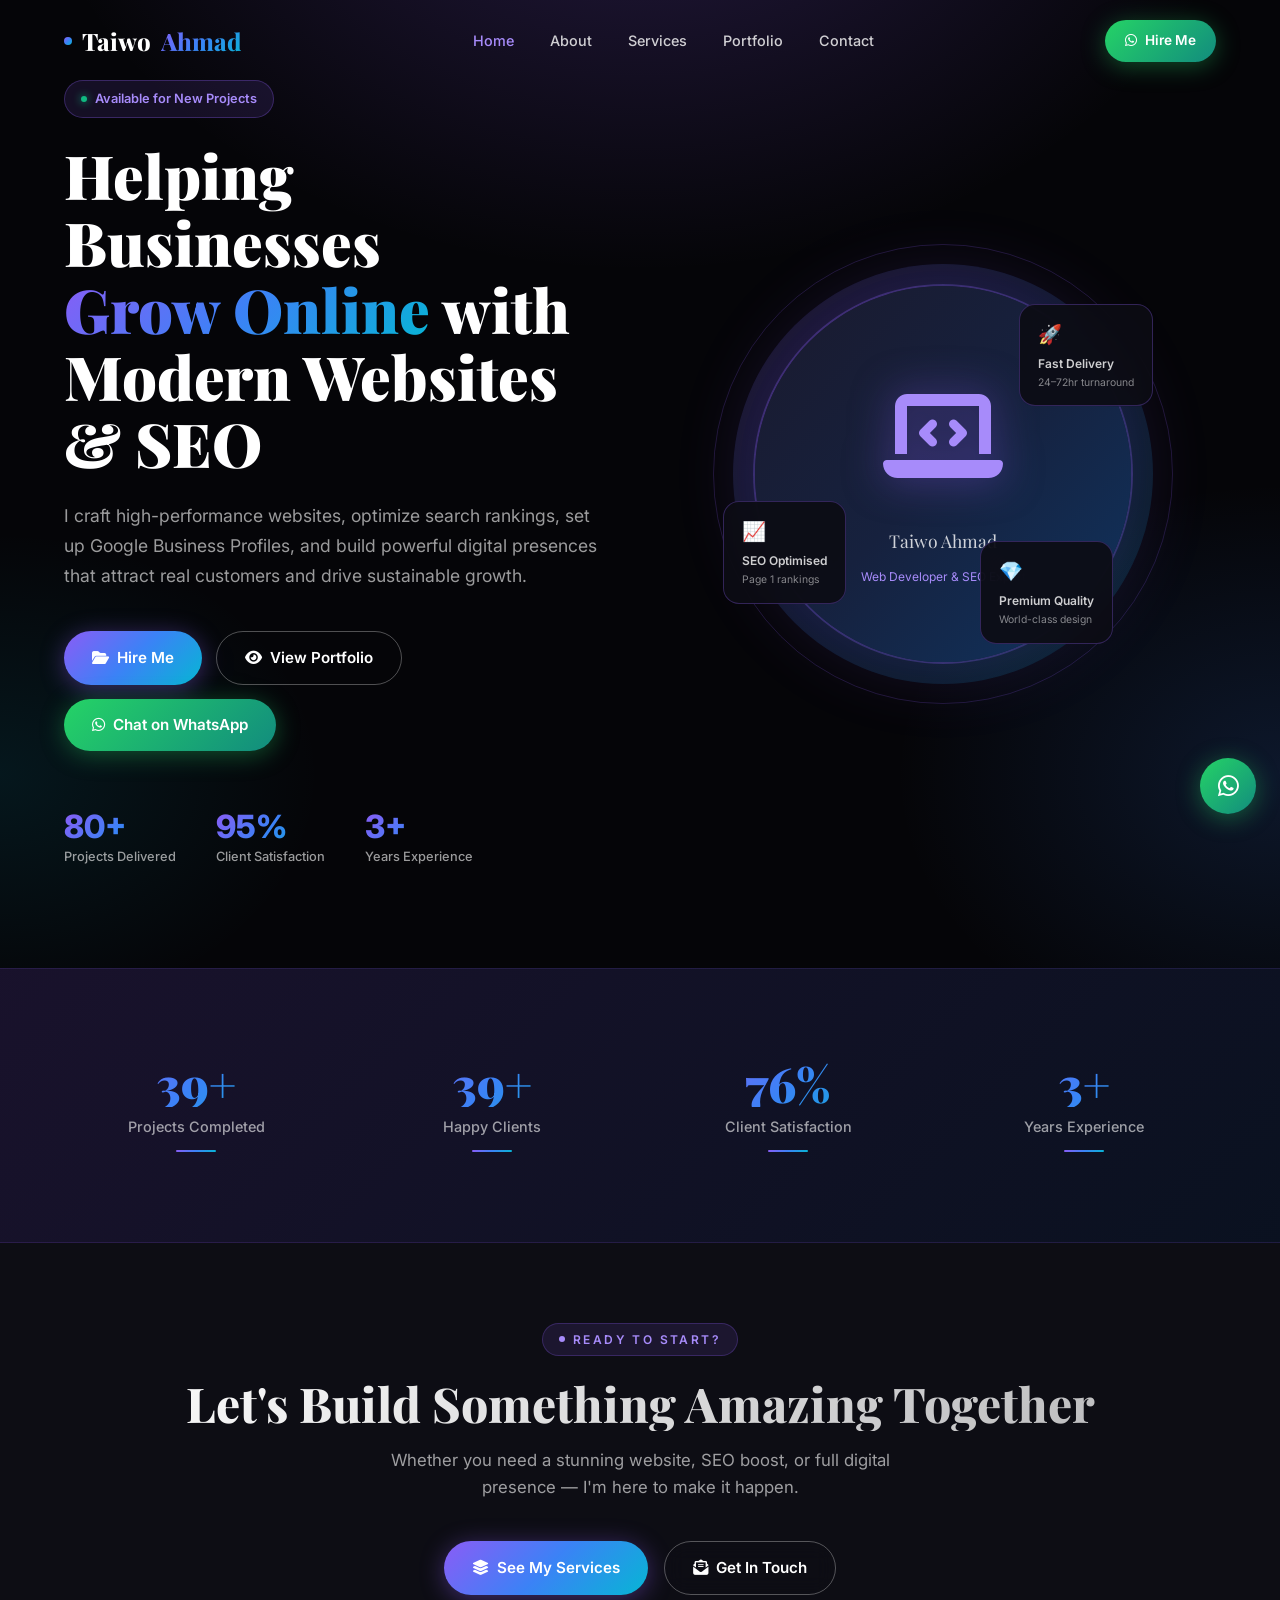
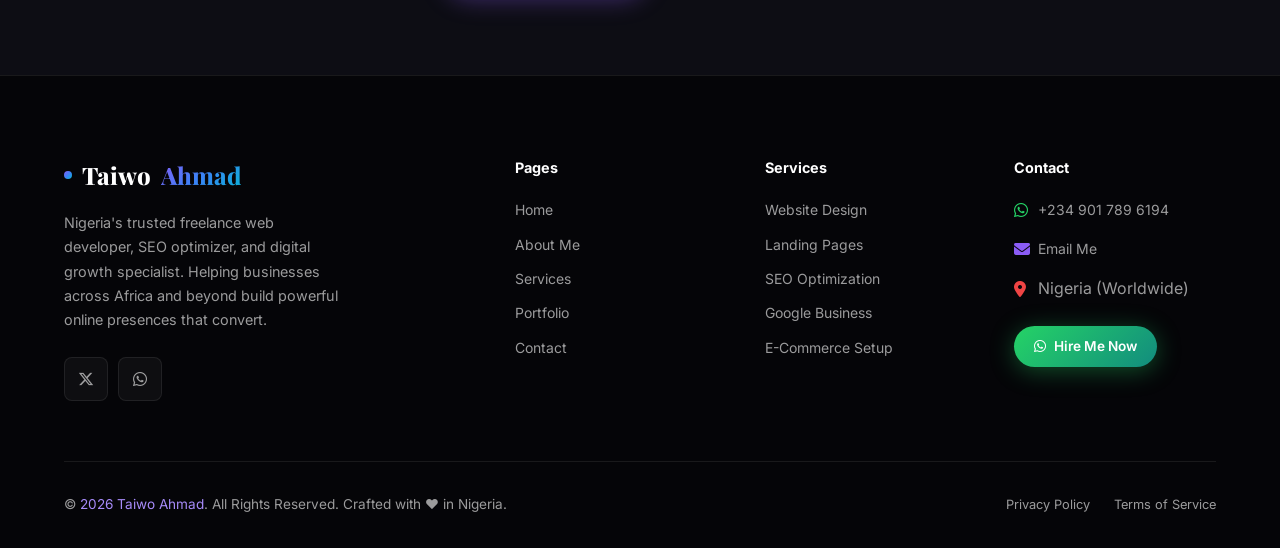
<file: index.html>
<!DOCTYPE html>
<html lang="en">
<head>
  <meta charset="UTF-8" />
  <meta name="viewport" content="width=device-width, initial-scale=1.0" />
  <meta name="google-site-verification" content="vERXWvA7qI_Mig9m1gCKgMhdc4xwQk7UTLpMdnRj_6k" />
  <title>Taiwo Ahmad | Web Developer & SEO Specialist | Nigeria</title>
  <meta name="description" content="Taiwo Ahmad is a professional Nigerian freelance website developer, SEO optimizer, and digital growth specialist helping businesses grow online with modern websites and proven SEO strategies." />
  <meta name="keywords" content="Nigerian web developer, SEO specialist Nigeria, website design Nigeria, Google Business setup, digital marketing Nigeria" />
  <meta name="author" content="Taiwo Ahmad" />
  <meta property="og:title" content="Taiwo Ahmad | Web Developer & SEO Specialist" />
  <meta property="og:description" content="Helping Businesses Grow Online with Modern Websites & SEO." />
  <meta property="og:type" content="website" />
  <link rel="preconnect" href="https://fonts.googleapis.com" />
  <link rel="preconnect" href="https://fonts.gstatic.com" crossorigin />
  <link href="https://fonts.googleapis.com/css2?family=Inter:wght@300;400;500;600;700;800;900&family=Playfair+Display:wght@700;800;900&display=swap" rel="stylesheet" />
  <link rel="stylesheet" href="https://cdnjs.cloudflare.com/ajax/libs/font-awesome/6.5.0/css/all.min.css" />
  <link rel="stylesheet" href="style.css" />
</head>
<body>

  <!-- ===== FLOATING WHATSAPP ===== -->
  <a id="float-wa" href="https://wa.me/2349017896194" target="_blank" rel="noopener" aria-label="Chat on WhatsApp">
    <span class="float-wa-tooltip">Chat on WhatsApp 💬</span>
    <i class="fab fa-whatsapp"></i>
  </a>

  <!-- ===== DESKTOP NAVBAR ===== -->
  <header id="navbar" role="banner">
    <div class="container">
      <div class="nav-inner">
        <a href="index.html" class="nav-logo">
          <div class="nav-logo-dot" aria-hidden="true"></div>
          Taiwo<span>Ahmad</span>
        </a>
        <ul class="nav-links" role="list">
          <li><a href="index.html" class="active">Home</a></li>
          <li><a href="about.html">About</a></li>
          <li><a href="services.html">Services</a></li>
          <li><a href="portfolio.html">Portfolio</a></li>
          <li><a href="contact.html">Contact</a></li>
        </ul>
        <div class="nav-cta">
          <a href="https://wa.me/2349017896194" target="_blank" class="btn btn-whatsapp btn-sm"><i class="fab fa-whatsapp"></i> Hire Me</a>
        </div>
      </div>
    </div>
  </header>

  <!-- ===== MOBILE BOTTOM NAV ===== -->
  <nav id="mobile-bottom-nav" aria-label="Mobile navigation">
    <div class="bottom-nav-inner">
      <a href="index.html" class="bottom-nav-item active" aria-label="Home">
        <i class="fas fa-gem"></i>
        <span>Home</span>
      </a>
      <a href="about.html" class="bottom-nav-item" aria-label="About">
        <i class="fas fa-user-tie"></i>
        <span>About</span>
      </a>
      <a href="services.html" class="bottom-nav-item" aria-label="Services">
        <i class="fas fa-layer-group"></i>
        <span>Services</span>
      </a>
      <a href="portfolio.html" class="bottom-nav-item" aria-label="Portfolio">
        <i class="fas fa-folder-open"></i>
        <span>Work</span>
      </a>
      <a href="contact.html" class="bottom-nav-item wa-item" aria-label="Contact">
        <i class="fas fa-envelope-open-text"></i>
        <span>Contact</span>
      </a>
    </div>
  </nav>

  <!-- ===== HERO SECTION ===== -->
  <main>
  <section id="hero" aria-label="Introduction">
    <div class="hero-bg" aria-hidden="true"></div>
    <div class="container">
      <div class="hero-grid">
        <div class="hero-content">
          <div class="hero-badge"><span class="dot" aria-hidden="true"></span> Available for New Projects</div>
          <h1 class="hero-title">
            Helping Businesses<br />
            <span class="gradient-text">Grow Online</span> with<br />
            Modern Websites &amp; SEO
          </h1>
          <p class="hero-subtitle">
            I craft high-performance websites, optimize search rankings, set up Google Business Profiles, and build powerful digital presences that attract real customers and drive sustainable growth.
          </p>
          <div class="hero-btns">
            <a href="https://wa.me/2349017896194" target="_blank" rel="noopener" class="btn btn-primary" id="hero-hire">
              <i class="fas fa-folder-open"></i> Hire Me
            </a>
            <a href="portfolio.html" class="btn btn-outline" id="hero-portfolio">
              <i class="fas fa-eye"></i> View Portfolio
            </a>
            <a href="https://wa.me/2349017896194" target="_blank" rel="noopener" class="btn btn-whatsapp" id="hero-whatsapp">
              <i class="fab fa-whatsapp"></i> Chat on WhatsApp
            </a>
          </div>
          <div class="hero-stats">
            <div class="stat-item">
              <div class="stat-number">80+</div>
              <div class="stat-label">Projects Delivered</div>
            </div>
            <div class="stat-item">
              <div class="stat-number">95%</div>
              <div class="stat-label">Client Satisfaction</div>
            </div>
            <div class="stat-item">
              <div class="stat-number">3+</div>
              <div class="stat-label">Years Experience</div>
            </div>
          </div>
        </div>
        <div class="hero-visual" aria-hidden="true">
          <div class="hero-avatar-wrap">
            <div class="hero-avatar-ring"></div>
            <div class="hero-avatar-ring-2"></div>
            <div class="hero-avatar">
              <div class="hero-avatar-inner">
                <div class="avatar-icon"><i class="fas fa-laptop-code"></i></div>
                <div class="avatar-name">Taiwo Ahmad</div>
                <div class="avatar-title-small">Web Developer &amp; SEO Expert</div>
              </div>
            </div>
            <div class="hero-card hero-card-1">
              <div class="hero-card-icon">🚀</div>
              <div class="hero-card-text">Fast Delivery</div>
              <div class="hero-card-sub">24–72hr turnaround</div>
            </div>
            <div class="hero-card hero-card-2">
              <div class="hero-card-icon">📈</div>
              <div class="hero-card-text">SEO Optimised</div>
              <div class="hero-card-sub">Page 1 rankings</div>
            </div>
            <div class="hero-card hero-card-3">
              <div class="hero-card-icon">💎</div>
              <div class="hero-card-text">Premium Quality</div>
              <div class="hero-card-sub">World-class design</div>
            </div>
          </div>
        </div>
      </div>
    </div>
  </section>

  <!-- ===== COUNTERS ===== -->
  <section id="counters" aria-label="Statistics">
    <div class="container">
      <div class="counters-grid">
        <div class="counter-item reveal">
          <div class="counter-number" data-count="80" data-suffix="+">0+</div>
          <div class="counter-label">Projects Completed</div>
          <div class="counter-divider"></div>
        </div>
        <div class="counter-item reveal" style="transition-delay:0.1s">
          <div class="counter-number" data-count="50" data-suffix="+">0+</div>
          <div class="counter-label">Happy Clients</div>
          <div class="counter-divider"></div>
        </div>
        <div class="counter-item reveal" style="transition-delay:0.2s">
          <div class="counter-number" data-count="95" data-suffix="%">0%</div>
          <div class="counter-label">Client Satisfaction</div>
          <div class="counter-divider"></div>
        </div>
        <div class="counter-item reveal" style="transition-delay:0.3s">
          <div class="counter-number" data-count="3" data-suffix="+">0+</div>
          <div class="counter-label">Years Experience</div>
          <div class="counter-divider"></div>
        </div>
      </div>
    </div>
  </section>

  <!-- ===== QUICK CTA ===== -->
  <section style="background:var(--deep-charcoal);padding:80px 0;">
    <div class="container">
      <div style="text-align:center;" class="reveal">
        <span class="section-label">Ready to Start?</span>
        <h2 class="section-title">Let's Build Something Amazing Together</h2>
        <p class="section-subtitle" style="margin:0 auto 40px;">Whether you need a stunning website, SEO boost, or full digital presence — I'm here to make it happen.</p>
        <div style="display:flex;gap:16px;flex-wrap:wrap;justify-content:center;">
          <a href="services.html" class="btn btn-primary"><i class="fas fa-layer-group"></i> See My Services</a>
          <a href="contact.html" class="btn btn-outline"><i class="fas fa-envelope-open-text"></i> Get In Touch</a>
        </div>
      </div>
    </div>
  </section>
  </main>

  <!-- ===== FOOTER ===== -->
  <footer id="footer" role="contentinfo">
    <div class="container">
      <div class="footer-grid">
        <div class="footer-brand">
          <a href="index.html" class="nav-logo"><div class="nav-logo-dot" aria-hidden="true"></div>Taiwo<span>Ahmad</span></a>
          <p class="footer-desc">Nigeria's trusted freelance web developer, SEO optimizer, and digital growth specialist. Helping businesses across Africa and beyond build powerful online presences that convert.</p>
          <div class="footer-socials">
            <a href="https://x.com/DevDynamo_TY" target="_blank" rel="noopener" class="social-btn tw" aria-label="X Twitter @DevDynamo_TY"><i class="fab fa-x-twitter"></i></a>
            <a href="https://wa.me/2349017896194" target="_blank" rel="noopener" class="social-btn wa" aria-label="WhatsApp"><i class="fab fa-whatsapp"></i></a>
          </div>
        </div>
        <div>
          <div class="footer-col-title">Pages</div>
          <ul class="footer-links">
            <li><a href="index.html">Home</a></li>
            <li><a href="about.html">About Me</a></li>
            <li><a href="services.html">Services</a></li>
            <li><a href="portfolio.html">Portfolio</a></li>
            <li><a href="contact.html">Contact</a></li>
          </ul>
        </div>
        <div>
          <div class="footer-col-title">Services</div>
          <ul class="footer-links">
            <li><a href="services.html">Website Design</a></li>
            <li><a href="services.html">Landing Pages</a></li>
            <li><a href="services.html">SEO Optimization</a></li>
            <li><a href="services.html">Google Business</a></li>
            <li><a href="services.html">E-Commerce Setup</a></li>
          </ul>
        </div>
        <div>
          <div class="footer-col-title">Contact</div>
          <ul class="footer-links" style="gap:16px;">
            <li><i class="fab fa-whatsapp" style="color:#25d366;width:16px;" aria-hidden="true"></i><a href="https://wa.me/2349017896194" target="_blank" rel="noopener">+234 901 789 6194</a></li>
            <li><i class="fas fa-envelope" style="color:#8b5cf6;width:16px;" aria-hidden="true"></i><a href="mailto:ahmadabdwaheed864@gmail.com">Email Me</a></li>
            <li><i class="fas fa-map-marker-alt" style="color:#ef4444;width:16px;" aria-hidden="true"></i><span style="color:var(--white-60);">Nigeria (Worldwide)</span></li>
          </ul>
          <div style="margin-top:24px;">
            <a href="https://wa.me/2349017896194?text=Hi%20Taiwo%2C%20I%27d%20like%20to%20hire%20you" target="_blank" rel="noopener" class="btn btn-whatsapp btn-sm"><i class="fab fa-whatsapp"></i> Hire Me Now</a>
          </div>
        </div>
      </div>
      <div class="footer-bottom">
        <div class="footer-copy">© <span id="year"></span> <span>Taiwo Ahmad</span>. All Rights Reserved. Crafted with ❤️ in Nigeria.</div>
        <div class="footer-legal">
          <a href="index.html">Privacy Policy</a>
          <a href="index.html">Terms of Service</a>
        </div>
      </div>
    </div>
  </footer>

  <script src="main.js"></script>
</body>
</html>
</file>
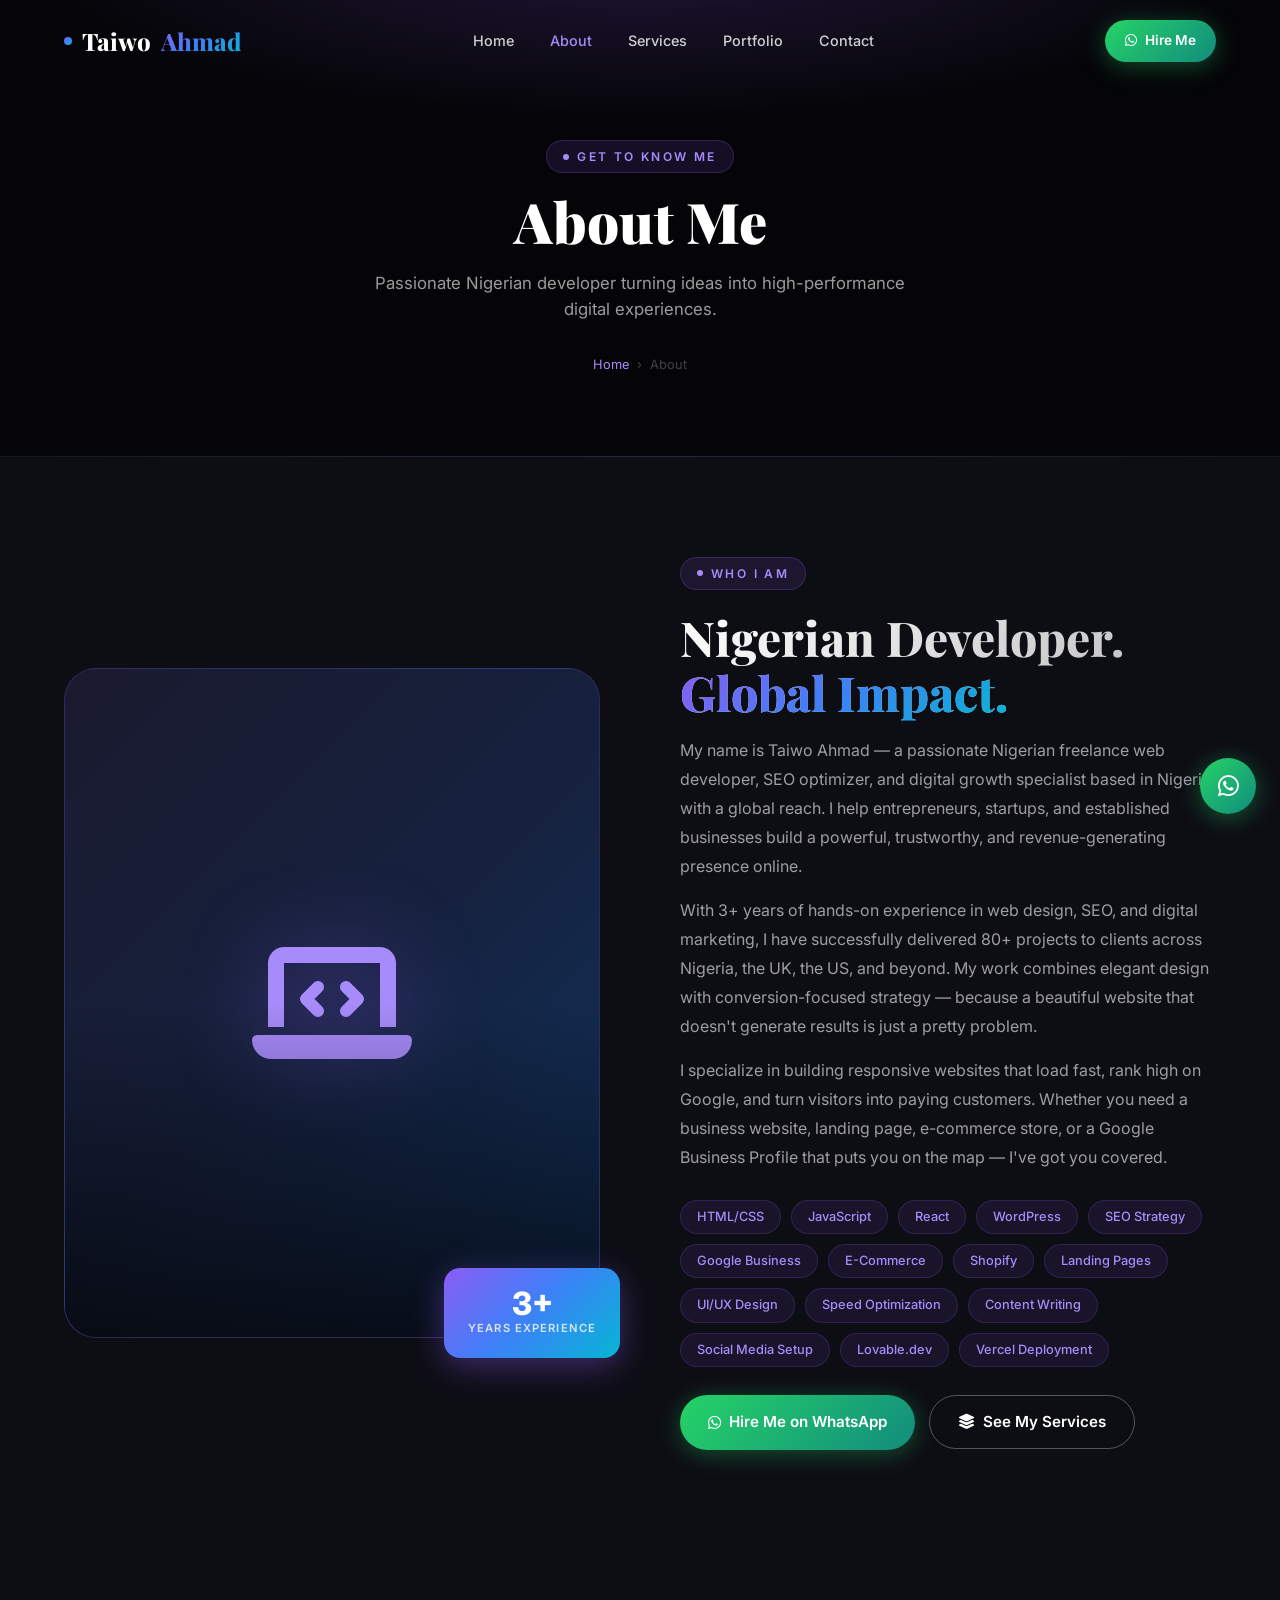
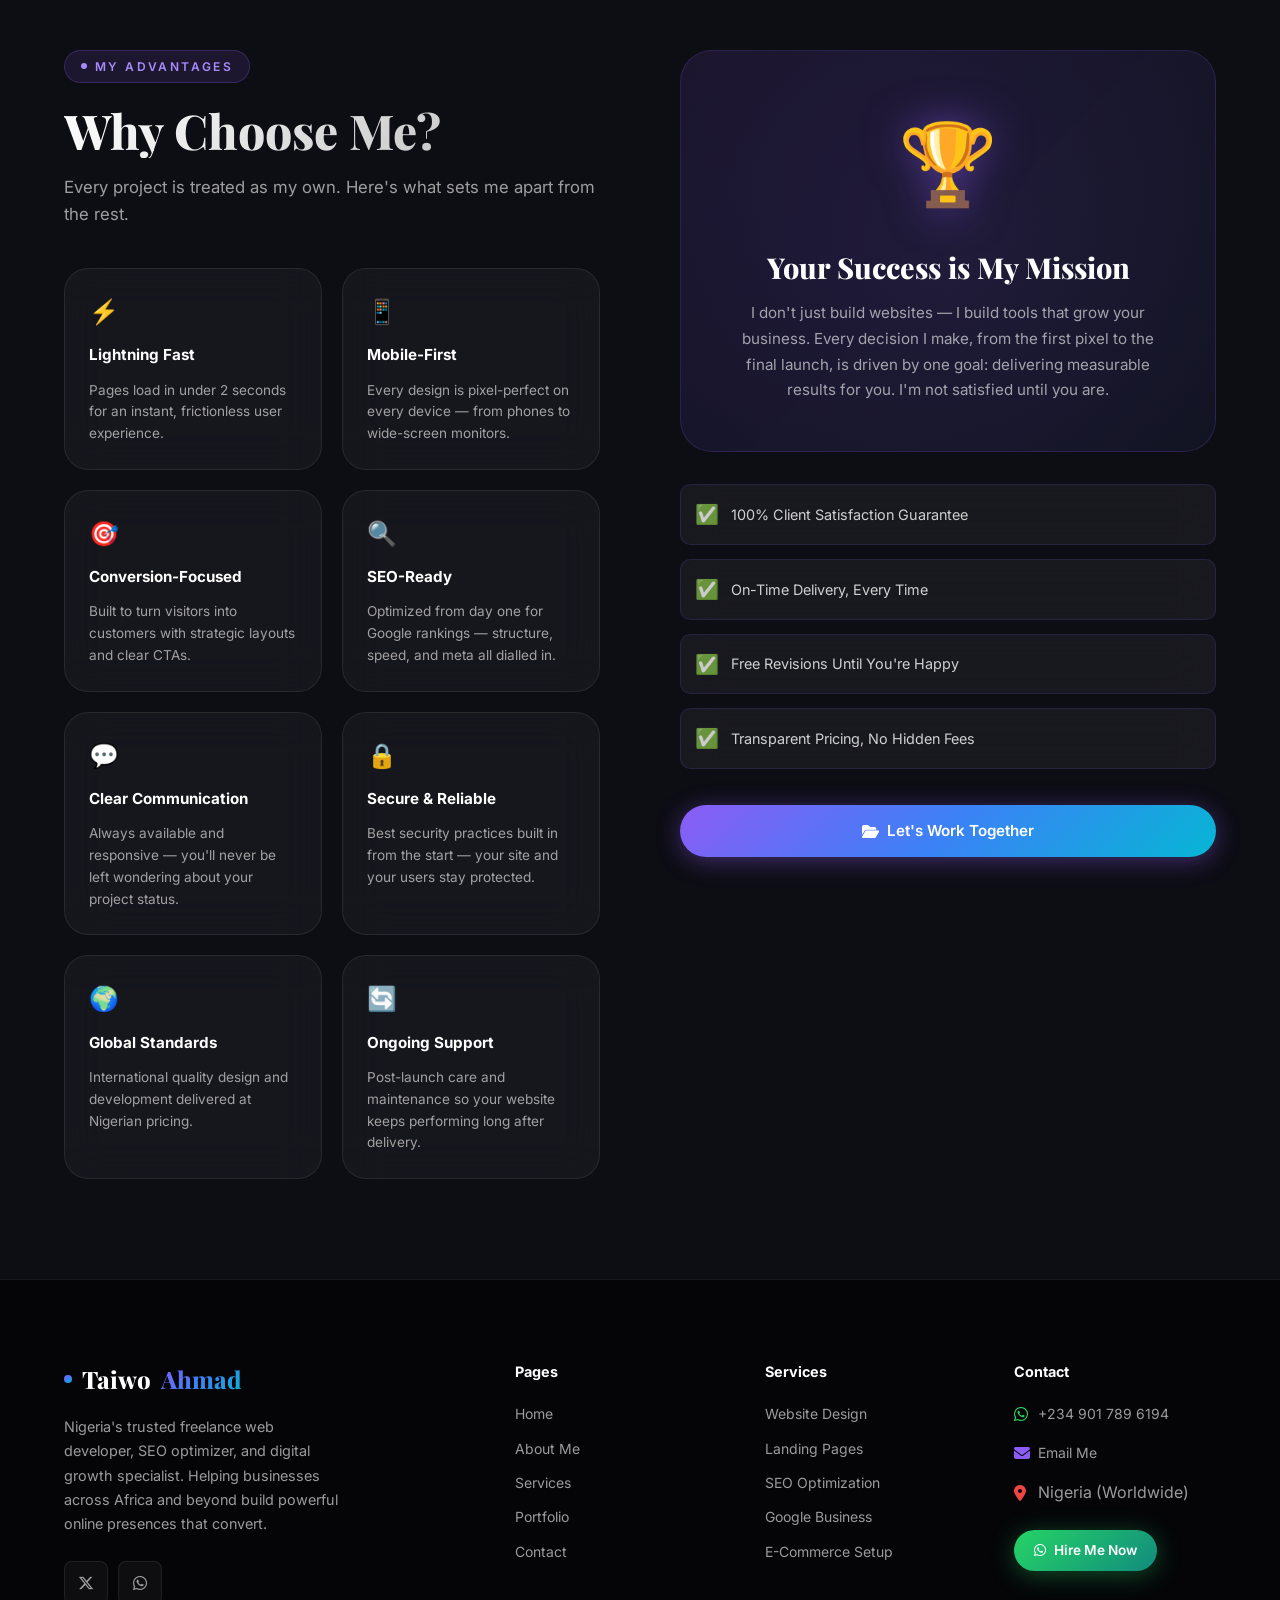
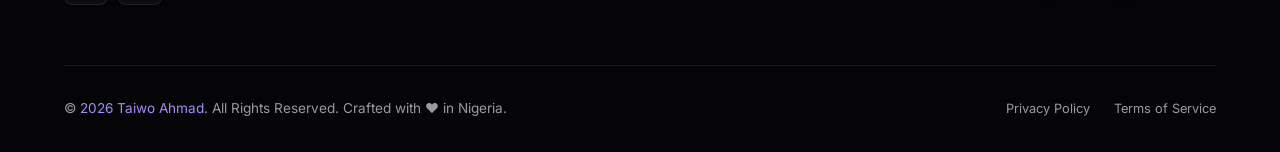
<file: about.html>
<!DOCTYPE html>
<html lang="en">
<head>
  <meta charset="UTF-8" />
  <meta name="viewport" content="width=device-width, initial-scale=1.0" />
  <title>About Taiwo Ahmad | Nigerian Web Developer & SEO Specialist</title>
  <meta name="description" content="Learn more about Taiwo Ahmad — a passionate Nigerian freelance web developer, SEO optimizer, and digital growth specialist with 3+ years of experience delivering high-performance websites and proven SEO results." />
  <meta name="keywords" content="about Taiwo Ahmad, Nigerian web developer, SEO specialist Nigeria, freelance web designer Nigeria, digital marketing expert Nigeria" />
  <meta name="author" content="Taiwo Ahmad" />
  <meta property="og:title" content="About Taiwo Ahmad | Web Developer & SEO Specialist" />
  <meta property="og:description" content="3+ years of hands-on experience delivering 80+ projects across Nigeria, the UK, the US, and beyond." />
  <meta property="og:type" content="website" />
  <link rel="preconnect" href="https://fonts.googleapis.com" />
  <link rel="preconnect" href="https://fonts.gstatic.com" crossorigin />
  <link href="https://fonts.googleapis.com/css2?family=Inter:wght@300;400;500;600;700;800;900&family=Playfair+Display:wght@700;800;900&display=swap" rel="stylesheet" />
  <link rel="stylesheet" href="https://cdnjs.cloudflare.com/ajax/libs/font-awesome/6.5.0/css/all.min.css" />
  <link rel="stylesheet" href="style.css" />
</head>
<body>

  <!-- ===== FLOATING WHATSAPP ===== -->
  <a id="float-wa" href="https://wa.me/2349017896194" target="_blank" rel="noopener" aria-label="Chat on WhatsApp">
    <span class="float-wa-tooltip">Chat on WhatsApp 💬</span>
    <i class="fab fa-whatsapp"></i>
  </a>

  <!-- ===== DESKTOP NAVBAR ===== -->
  <header id="navbar" role="banner">
    <div class="container">
      <div class="nav-inner">
        <a href="index.html" class="nav-logo">
          <div class="nav-logo-dot" aria-hidden="true"></div>
          Taiwo<span>Ahmad</span>
        </a>
        <ul class="nav-links" role="list">
          <li><a href="index.html">Home</a></li>
          <li><a href="about.html" class="active">About</a></li>
          <li><a href="services.html">Services</a></li>
          <li><a href="portfolio.html">Portfolio</a></li>
          <li><a href="contact.html">Contact</a></li>
        </ul>
        <div class="nav-cta">
          <a href="https://wa.me/2349017896194" target="_blank" class="btn btn-whatsapp btn-sm"><i class="fab fa-whatsapp"></i> Hire Me</a>
        </div>
      </div>
    </div>
  </header>

  <!-- ===== MOBILE BOTTOM NAV ===== -->
  <nav id="mobile-bottom-nav" aria-label="Mobile navigation">
    <div class="bottom-nav-inner">
      <a href="index.html" class="bottom-nav-item" aria-label="Home">
        <i class="fas fa-gem"></i>
        <span>Home</span>
      </a>
      <a href="about.html" class="bottom-nav-item active" aria-label="About">
        <i class="fas fa-user-tie"></i>
        <span>About</span>
      </a>
      <a href="services.html" class="bottom-nav-item" aria-label="Services">
        <i class="fas fa-layer-group"></i>
        <span>Services</span>
      </a>
      <a href="portfolio.html" class="bottom-nav-item" aria-label="Portfolio">
        <i class="fas fa-folder-open"></i>
        <span>Work</span>
      </a>
      <a href="contact.html" class="bottom-nav-item wa-item" aria-label="Contact">
        <i class="fas fa-envelope-open-text"></i>
        <span>Contact</span>
      </a>
    </div>
  </nav>

  <main>

    <!-- ===== PAGE HERO BANNER ===== -->
    <section class="page-hero" aria-label="Page header">
      <div class="container">
        <span class="section-label page-hero-label">Get to Know Me</span>
        <h1 class="page-hero-title">About Me</h1>
        <p class="page-hero-sub">Passionate Nigerian developer turning ideas into high-performance digital experiences.</p>
        <nav class="breadcrumb" aria-label="Breadcrumb">
          <a href="index.html">Home</a>
          <span aria-hidden="true">›</span>
          <span aria-current="page">About</span>
        </nav>
      </div>
    </section>

    <!-- ===== ABOUT SECTION ===== -->
    <section id="about" aria-label="About Taiwo Ahmad">
      <div class="container">
        <div class="about-grid">

          <!-- LEFT: Image / Visual -->
          <div class="about-image-wrap reveal-left">
            <div class="about-image">
              <i class="fas fa-laptop-code about-image-icon" aria-hidden="true"></i>
              <div class="about-image-overlay" aria-hidden="true"></div>
            </div>
            <div class="about-floating-badge" aria-label="3+ Years Experience">
              <div class="num">3+</div>
              <div class="lbl">Years Experience</div>
            </div>
          </div>

          <!-- RIGHT: Content -->
          <div class="about-content reveal-right">
            <span class="section-label">Who I Am</span>
            <h2 class="section-title">Nigerian Developer.<br /><span class="gradient-text">Global Impact.</span></h2>

            <p class="about-text">
              My name is Taiwo Ahmad — a passionate Nigerian freelance web developer, SEO optimizer, and digital growth specialist based in Nigeria with a global reach. I help entrepreneurs, startups, and established businesses build a powerful, trustworthy, and revenue-generating presence online.
            </p>
            <p class="about-text">
              With 3+ years of hands-on experience in web design, SEO, and digital marketing, I have successfully delivered 80+ projects to clients across Nigeria, the UK, the US, and beyond. My work combines elegant design with conversion-focused strategy — because a beautiful website that doesn't generate results is just a pretty problem.
            </p>
            <p class="about-text">
              I specialize in building responsive websites that load fast, rank high on Google, and turn visitors into paying customers. Whether you need a business website, landing page, e-commerce store, or a Google Business Profile that puts you on the map — I've got you covered.
            </p>

            <!-- Skills -->
            <div class="about-skills" role="list" aria-label="Skills">
              <span class="skill-tag" role="listitem">HTML/CSS</span>
              <span class="skill-tag" role="listitem">JavaScript</span>
              <span class="skill-tag" role="listitem">React</span>
              <span class="skill-tag" role="listitem">WordPress</span>
              <span class="skill-tag" role="listitem">SEO Strategy</span>
              <span class="skill-tag" role="listitem">Google Business</span>
              <span class="skill-tag" role="listitem">E-Commerce</span>
              <span class="skill-tag" role="listitem">Shopify</span>
              <span class="skill-tag" role="listitem">Landing Pages</span>
              <span class="skill-tag" role="listitem">UI/UX Design</span>
              <span class="skill-tag" role="listitem">Speed Optimization</span>
              <span class="skill-tag" role="listitem">Content Writing</span>
              <span class="skill-tag" role="listitem">Social Media Setup</span>
              <span class="skill-tag" role="listitem">Lovable.dev</span>
              <span class="skill-tag" role="listitem">Vercel Deployment</span>
            </div>

            <!-- CTAs -->
            <div style="display:flex;gap:14px;flex-wrap:wrap;margin-top:8px;">
              <a href="https://wa.me/2349017896194" target="_blank" rel="noopener" class="btn btn-whatsapp" id="about-hire-btn">
                <i class="fab fa-whatsapp"></i> Hire Me on WhatsApp
              </a>
              <a href="services.html" class="btn btn-outline" id="about-services-btn">
                <i class="fas fa-layer-group"></i> See My Services
              </a>
            </div>
          </div>

        </div>
      </div>
    </section>

    <!-- ===== WHY CHOOSE ME SECTION ===== -->
    <section id="why" aria-label="Why Choose Taiwo Ahmad">
      <div class="container">
        <div class="why-grid">

          <!-- LEFT: 8 Feature Cards in 2x4 grid -->
          <div>
            <span class="section-label">My Advantages</span>
            <h2 class="section-title">Why Choose Me?</h2>
            <p class="section-subtitle" style="margin-bottom:40px;">Every project is treated as my own. Here's what sets me apart from the rest.</p>

            <div class="why-features">

              <div class="why-feature glass-card reveal" style="transition-delay:0s;">
                <div class="why-feature-icon">⚡</div>
                <div class="why-feature-title">Lightning Fast</div>
                <div class="why-feature-desc">Pages load in under 2 seconds for an instant, frictionless user experience.</div>
              </div>

              <div class="why-feature glass-card reveal" style="transition-delay:0.08s;">
                <div class="why-feature-icon">📱</div>
                <div class="why-feature-title">Mobile-First</div>
                <div class="why-feature-desc">Every design is pixel-perfect on every device — from phones to wide-screen monitors.</div>
              </div>

              <div class="why-feature glass-card reveal" style="transition-delay:0.16s;">
                <div class="why-feature-icon">🎯</div>
                <div class="why-feature-title">Conversion-Focused</div>
                <div class="why-feature-desc">Built to turn visitors into customers with strategic layouts and clear CTAs.</div>
              </div>

              <div class="why-feature glass-card reveal" style="transition-delay:0.24s;">
                <div class="why-feature-icon">🔍</div>
                <div class="why-feature-title">SEO-Ready</div>
                <div class="why-feature-desc">Optimized from day one for Google rankings — structure, speed, and meta all dialled in.</div>
              </div>

              <div class="why-feature glass-card reveal" style="transition-delay:0.32s;">
                <div class="why-feature-icon">💬</div>
                <div class="why-feature-title">Clear Communication</div>
                <div class="why-feature-desc">Always available and responsive — you'll never be left wondering about your project status.</div>
              </div>

              <div class="why-feature glass-card reveal" style="transition-delay:0.40s;">
                <div class="why-feature-icon">🔒</div>
                <div class="why-feature-title">Secure &amp; Reliable</div>
                <div class="why-feature-desc">Best security practices built in from the start — your site and your users stay protected.</div>
              </div>

              <div class="why-feature glass-card reveal" style="transition-delay:0.48s;">
                <div class="why-feature-icon">🌍</div>
                <div class="why-feature-title">Global Standards</div>
                <div class="why-feature-desc">International quality design and development delivered at Nigerian pricing.</div>
              </div>

              <div class="why-feature glass-card reveal" style="transition-delay:0.56s;">
                <div class="why-feature-icon">🔄</div>
                <div class="why-feature-title">Ongoing Support</div>
                <div class="why-feature-desc">Post-launch care and maintenance so your website keeps performing long after delivery.</div>
              </div>

            </div>
          </div>

          <!-- RIGHT: Big Card + Trust Panel -->
          <div class="reveal-right">

            <div class="why-big-card">
              <div class="why-big-icon" aria-hidden="true">🏆</div>
              <h3 class="why-big-title">Your Success is My Mission</h3>
              <p class="why-big-text">
                I don't just build websites — I build tools that grow your business. Every decision I make, from the first pixel to the final launch, is driven by one goal: delivering measurable results for you. I'm not satisfied until you are.
              </p>
            </div>

            <!-- Trust Checks -->
            <div style="display:flex;flex-direction:column;gap:14px;margin-top:32px;" role="list" aria-label="Trust guarantees">

              <div class="trust-check glass-card reveal" style="transition-delay:0.1s;" role="listitem">
                <span aria-hidden="true" style="font-size:1.2rem;">✅</span>
                <span>100% Client Satisfaction Guarantee</span>
              </div>

              <div class="trust-check glass-card reveal" style="transition-delay:0.2s;" role="listitem">
                <span aria-hidden="true" style="font-size:1.2rem;">✅</span>
                <span>On-Time Delivery, Every Time</span>
              </div>

              <div class="trust-check glass-card reveal" style="transition-delay:0.3s;" role="listitem">
                <span aria-hidden="true" style="font-size:1.2rem;">✅</span>
                <span>Free Revisions Until You're Happy</span>
              </div>

              <div class="trust-check glass-card reveal" style="transition-delay:0.4s;" role="listitem">
                <span aria-hidden="true" style="font-size:1.2rem;">✅</span>
                <span>Transparent Pricing, No Hidden Fees</span>
              </div>

            </div>

            <!-- CTA -->
            <div style="margin-top:36px;">
              <a href="https://wa.me/2349017896194?text=Hi%20Taiwo%2C%20I%27d%20like%20to%20work%20with%20you" target="_blank" rel="noopener" class="btn btn-primary" id="why-hire-btn" style="width:100%;justify-content:center;">
                <i class="fas fa-folder-open"></i> Let's Work Together
              </a>
            </div>

          </div>

        </div>
      </div>
    </section>

  </main>

  <!-- ===== FOOTER ===== -->
  <footer id="footer" role="contentinfo">
    <div class="container">
      <div class="footer-grid">
        <div class="footer-brand">
          <a href="index.html" class="nav-logo"><div class="nav-logo-dot" aria-hidden="true"></div>Taiwo<span>Ahmad</span></a>
          <p class="footer-desc">Nigeria's trusted freelance web developer, SEO optimizer, and digital growth specialist. Helping businesses across Africa and beyond build powerful online presences that convert.</p>
          <div class="footer-socials">
            <a href="https://x.com/DevDynamo_TY" target="_blank" rel="noopener" class="social-btn tw" aria-label="X Twitter @DevDynamo_TY"><i class="fab fa-x-twitter"></i></a>
            <a href="https://wa.me/2349017896194" target="_blank" rel="noopener" class="social-btn wa" aria-label="WhatsApp"><i class="fab fa-whatsapp"></i></a>
          </div>
        </div>
        <div>
          <div class="footer-col-title">Pages</div>
          <ul class="footer-links">
            <li><a href="index.html">Home</a></li>
            <li><a href="about.html">About Me</a></li>
            <li><a href="services.html">Services</a></li>
            <li><a href="portfolio.html">Portfolio</a></li>
            <li><a href="contact.html">Contact</a></li>
          </ul>
        </div>
        <div>
          <div class="footer-col-title">Services</div>
          <ul class="footer-links">
            <li><a href="services.html">Website Design</a></li>
            <li><a href="services.html">Landing Pages</a></li>
            <li><a href="services.html">SEO Optimization</a></li>
            <li><a href="services.html">Google Business</a></li>
            <li><a href="services.html">E-Commerce Setup</a></li>
          </ul>
        </div>
        <div>
          <div class="footer-col-title">Contact</div>
          <ul class="footer-links" style="gap:16px;">
            <li><i class="fab fa-whatsapp" style="color:#25d366;width:16px;" aria-hidden="true"></i><a href="https://wa.me/2349017896194" target="_blank" rel="noopener">+234 901 789 6194</a></li>
            <li><i class="fas fa-envelope" style="color:#8b5cf6;width:16px;" aria-hidden="true"></i><a href="mailto:ahmadabdwaheed864@gmail.com">Email Me</a></li>
            <li><i class="fas fa-map-marker-alt" style="color:#ef4444;width:16px;" aria-hidden="true"></i><span style="color:var(--white-60);">Nigeria (Worldwide)</span></li>
          </ul>
          <div style="margin-top:24px;">
            <a href="https://wa.me/2349017896194?text=Hi%20Taiwo%2C%20I%27d%20like%20to%20hire%20you" target="_blank" rel="noopener" class="btn btn-whatsapp btn-sm"><i class="fab fa-whatsapp"></i> Hire Me Now</a>
          </div>
        </div>
      </div>
      <div class="footer-bottom">
        <div class="footer-copy">© <span id="year"></span> <span>Taiwo Ahmad</span>. All Rights Reserved. Crafted with ❤️ in Nigeria.</div>
        <div class="footer-legal">
          <a href="index.html">Privacy Policy</a>
          <a href="index.html">Terms of Service</a>
        </div>
      </div>
    </div>
  </footer>

  <script src="main.js"></script>
</body>
</html>
</file>
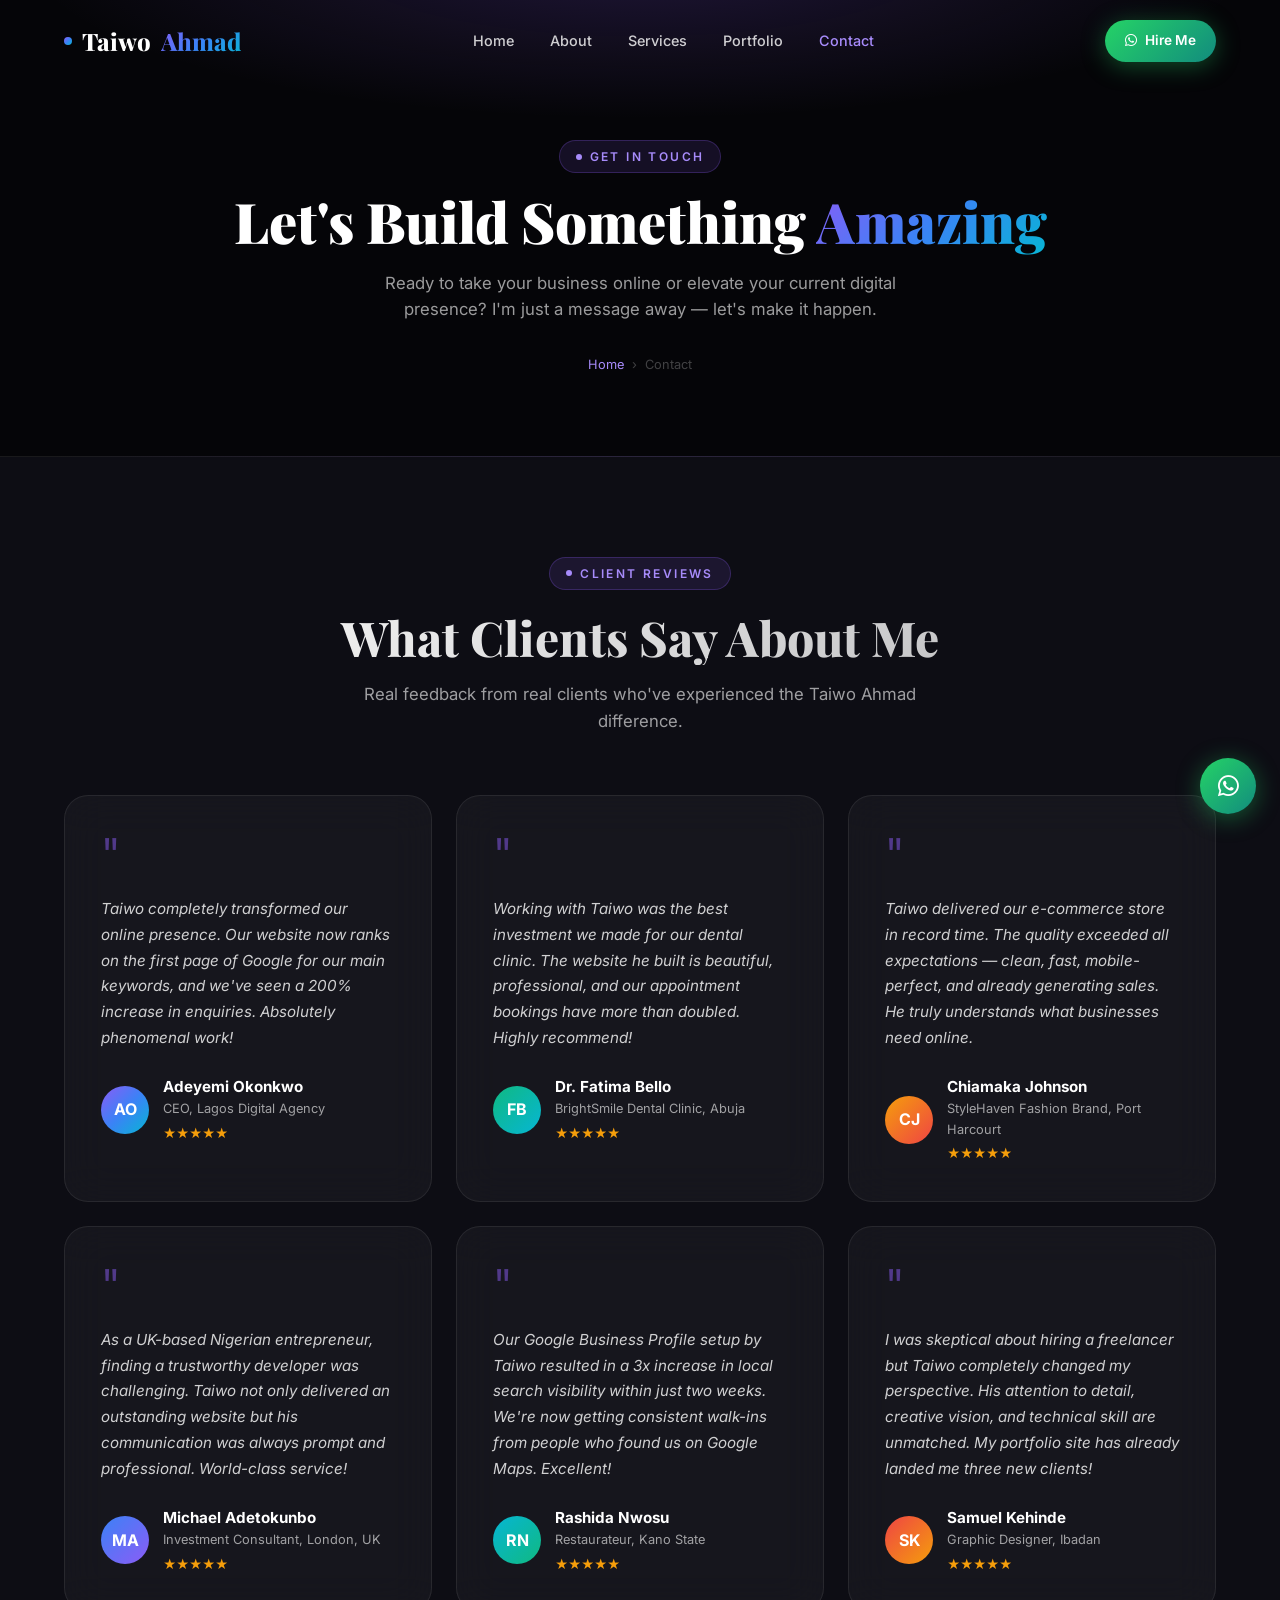
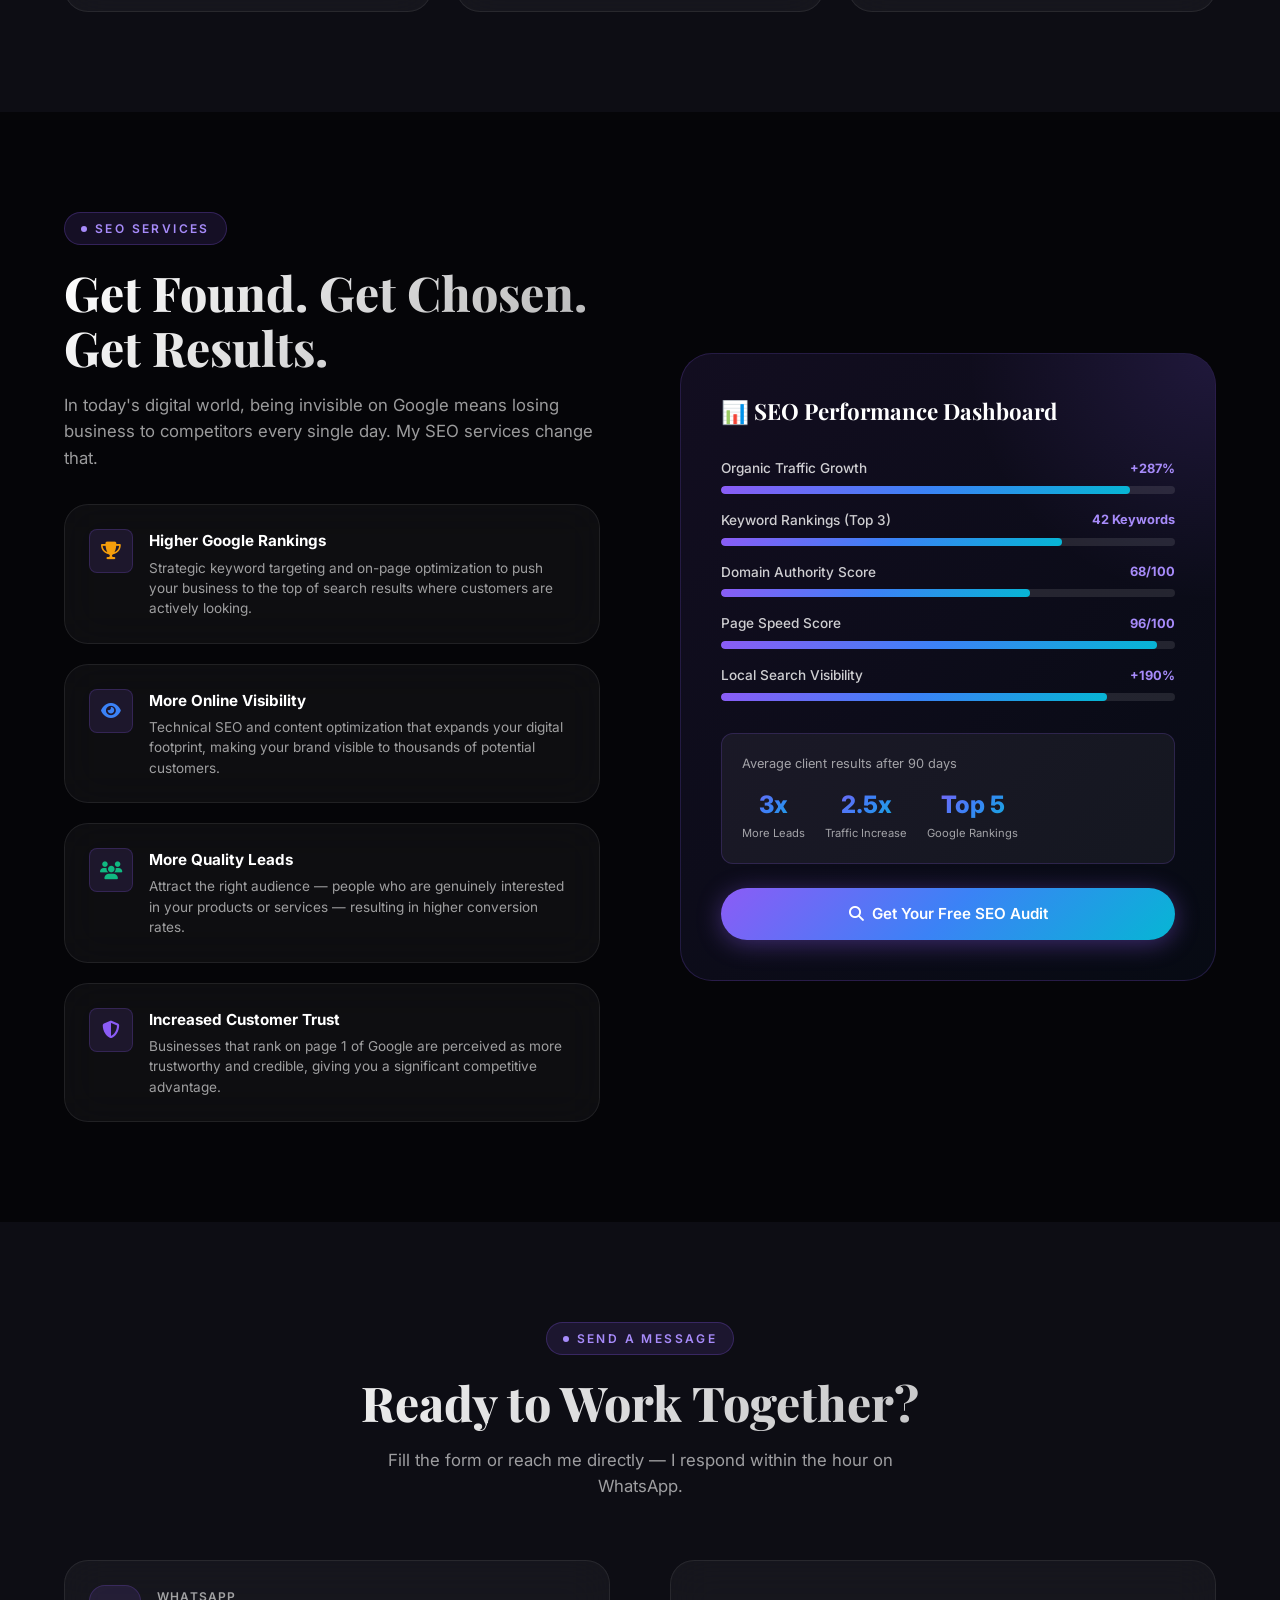
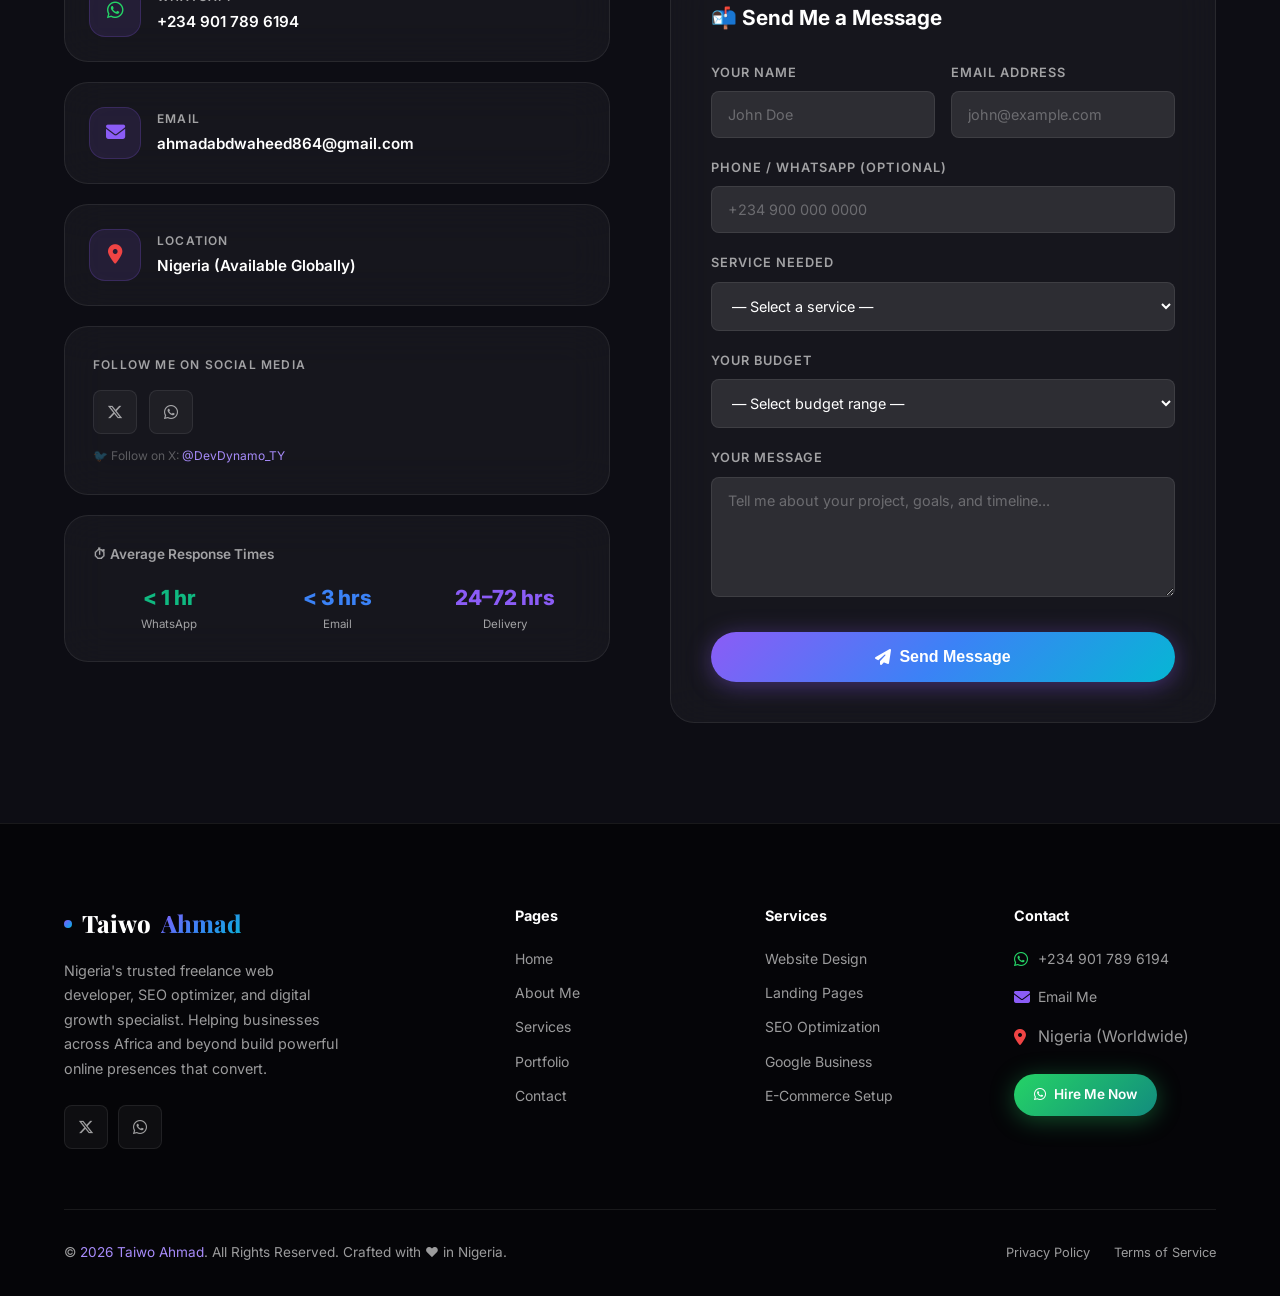
<file: contact.html>
<!DOCTYPE html>
<html lang="en">
<head>
  <meta charset="UTF-8" />
  <meta name="viewport" content="width=device-width, initial-scale=1.0" />
  <title>Contact | Taiwo Ahmad — Web Developer & SEO Specialist</title>
  <meta name="description" content="Get in touch with Taiwo Ahmad for professional web design, SEO optimization, and digital growth services. Based in Nigeria, serving clients worldwide." />
  <meta name="keywords" content="contact Taiwo Ahmad, hire Nigerian web developer, web design quote Nigeria, SEO specialist contact" />
  <meta name="author" content="Taiwo Ahmad" />
  <meta property="og:title" content="Contact | Taiwo Ahmad — Web Developer & SEO Specialist" />
  <meta property="og:description" content="Ready to grow your business online? Let's talk. Get a free quote today." />
  <meta property="og:type" content="website" />
  <link rel="preconnect" href="https://fonts.googleapis.com" />
  <link rel="preconnect" href="https://fonts.gstatic.com" crossorigin />
  <link href="https://fonts.googleapis.com/css2?family=Inter:wght@300;400;500;600;700;800;900&family=Playfair+Display:wght@700;800;900&display=swap" rel="stylesheet" />
  <link rel="stylesheet" href="https://cdnjs.cloudflare.com/ajax/libs/font-awesome/6.5.0/css/all.min.css" />
  <link rel="stylesheet" href="style.css" />
</head>
<body>

  <!-- ===== FLOATING WHATSAPP ===== -->
  <a id="float-wa" href="https://wa.me/2349017896194" target="_blank" rel="noopener" aria-label="Chat on WhatsApp">
    <span class="float-wa-tooltip">Chat on WhatsApp 💬</span>
    <i class="fab fa-whatsapp"></i>
  </a>

  <!-- ===== DESKTOP NAVBAR ===== -->
  <header id="navbar" role="banner">
    <div class="container">
      <div class="nav-inner">
        <a href="index.html" class="nav-logo">
          <div class="nav-logo-dot" aria-hidden="true"></div>
          Taiwo<span>Ahmad</span>
        </a>
        <ul class="nav-links" role="list">
          <li><a href="index.html">Home</a></li>
          <li><a href="about.html">About</a></li>
          <li><a href="services.html">Services</a></li>
          <li><a href="portfolio.html">Portfolio</a></li>
          <li><a href="contact.html" class="active">Contact</a></li>
        </ul>
        <div class="nav-cta">
          <a href="https://wa.me/2349017896194" target="_blank" class="btn btn-whatsapp btn-sm"><i class="fab fa-whatsapp"></i> Hire Me</a>
        </div>
      </div>
    </div>
  </header>

  <!-- ===== MOBILE BOTTOM NAV ===== -->
  <nav id="mobile-bottom-nav" aria-label="Mobile navigation">
    <div class="bottom-nav-inner">
      <a href="index.html" class="bottom-nav-item" aria-label="Home">
        <i class="fas fa-gem"></i>
        <span>Home</span>
      </a>
      <a href="about.html" class="bottom-nav-item" aria-label="About">
        <i class="fas fa-user-tie"></i>
        <span>About</span>
      </a>
      <a href="services.html" class="bottom-nav-item" aria-label="Services">
        <i class="fas fa-layer-group"></i>
        <span>Services</span>
      </a>
      <a href="portfolio.html" class="bottom-nav-item" aria-label="Portfolio">
        <i class="fas fa-folder-open"></i>
        <span>Work</span>
      </a>
      <a href="contact.html" class="bottom-nav-item wa-item active" aria-label="Contact">
        <i class="fas fa-envelope-open-text"></i>
        <span>Contact</span>
      </a>
    </div>
  </nav>

  <!-- ===== PAGE HERO ===== -->
  <section class="page-hero" aria-label="Page header">
    <div class="container">
      <div class="reveal">
        <span class="section-label page-hero-label">Get In Touch</span>
        <h1 class="page-hero-title">Let's Build Something <span class="gradient-text">Amazing</span></h1>
        <p class="page-hero-sub">Ready to take your business online or elevate your current digital presence? I'm just a message away — let's make it happen.</p>
        <nav class="breadcrumb" aria-label="Breadcrumb">
          <a href="index.html">Home</a>
          <span aria-hidden="true">›</span>
          <span aria-current="page">Contact</span>
        </nav>
      </div>
    </div>
  </section>

  <main>

  <!-- ===== TESTIMONIALS ===== -->
  <section id="testimonials" aria-labelledby="testimonials-title">
    <div class="container">
      <div class="testimonials-header reveal">
        <span class="section-label">Client Reviews</span>
        <h2 class="section-title" id="testimonials-title">What Clients Say About Me</h2>
        <p class="section-subtitle" style="margin:0 auto;">Real feedback from real clients who've experienced the Taiwo Ahmad difference.</p>
      </div>
      <div class="testimonials-grid">

        <div class="glass-card testimonial-card reveal" style="transition-delay:0s">
          <div class="testimonial-quote" aria-hidden="true">"</div>
          <blockquote class="testimonial-text">Taiwo completely transformed our online presence. Our website now ranks on the first page of Google for our main keywords, and we've seen a 200% increase in enquiries. Absolutely phenomenal work!</blockquote>
          <div class="testimonial-author">
            <div class="testimonial-avatar" aria-hidden="true">AO</div>
            <div>
              <div class="testimonial-name">Adeyemi Okonkwo</div>
              <div class="testimonial-role">CEO, Lagos Digital Agency</div>
              <div class="testimonial-stars" aria-label="5 star rating">★★★★★</div>
            </div>
          </div>
        </div>

        <div class="glass-card testimonial-card reveal" style="transition-delay:0.1s">
          <div class="testimonial-quote" aria-hidden="true">"</div>
          <blockquote class="testimonial-text">Working with Taiwo was the best investment we made for our dental clinic. The website he built is beautiful, professional, and our appointment bookings have more than doubled. Highly recommend!</blockquote>
          <div class="testimonial-author">
            <div class="testimonial-avatar" style="background:linear-gradient(135deg,#10b981,#06b6d4)" aria-hidden="true">FB</div>
            <div>
              <div class="testimonial-name">Dr. Fatima Bello</div>
              <div class="testimonial-role">BrightSmile Dental Clinic, Abuja</div>
              <div class="testimonial-stars" aria-label="5 star rating">★★★★★</div>
            </div>
          </div>
        </div>

        <div class="glass-card testimonial-card reveal" style="transition-delay:0.2s">
          <div class="testimonial-quote" aria-hidden="true">"</div>
          <blockquote class="testimonial-text">Taiwo delivered our e-commerce store in record time. The quality exceeded all expectations — clean, fast, mobile-perfect, and already generating sales. He truly understands what businesses need online.</blockquote>
          <div class="testimonial-author">
            <div class="testimonial-avatar" style="background:linear-gradient(135deg,#f59e0b,#ef4444)" aria-hidden="true">CJ</div>
            <div>
              <div class="testimonial-name">Chiamaka Johnson</div>
              <div class="testimonial-role">StyleHaven Fashion Brand, Port Harcourt</div>
              <div class="testimonial-stars" aria-label="5 star rating">★★★★★</div>
            </div>
          </div>
        </div>

        <div class="glass-card testimonial-card reveal" style="transition-delay:0.3s">
          <div class="testimonial-quote" aria-hidden="true">"</div>
          <blockquote class="testimonial-text">As a UK-based Nigerian entrepreneur, finding a trustworthy developer was challenging. Taiwo not only delivered an outstanding website but his communication was always prompt and professional. World-class service!</blockquote>
          <div class="testimonial-author">
            <div class="testimonial-avatar" style="background:linear-gradient(135deg,#3b82f6,#8b5cf6)" aria-hidden="true">MA</div>
            <div>
              <div class="testimonial-name">Michael Adetokunbo</div>
              <div class="testimonial-role">Investment Consultant, London, UK</div>
              <div class="testimonial-stars" aria-label="5 star rating">★★★★★</div>
            </div>
          </div>
        </div>

        <div class="glass-card testimonial-card reveal" style="transition-delay:0.4s">
          <div class="testimonial-quote" aria-hidden="true">"</div>
          <blockquote class="testimonial-text">Our Google Business Profile setup by Taiwo resulted in a 3x increase in local search visibility within just two weeks. We're now getting consistent walk-ins from people who found us on Google Maps. Excellent!</blockquote>
          <div class="testimonial-author">
            <div class="testimonial-avatar" style="background:linear-gradient(135deg,#06b6d4,#10b981)" aria-hidden="true">RN</div>
            <div>
              <div class="testimonial-name">Rashida Nwosu</div>
              <div class="testimonial-role">Restaurateur, Kano State</div>
              <div class="testimonial-stars" aria-label="5 star rating">★★★★★</div>
            </div>
          </div>
        </div>

        <div class="glass-card testimonial-card reveal" style="transition-delay:0.5s">
          <div class="testimonial-quote" aria-hidden="true">"</div>
          <blockquote class="testimonial-text">I was skeptical about hiring a freelancer but Taiwo completely changed my perspective. His attention to detail, creative vision, and technical skill are unmatched. My portfolio site has already landed me three new clients!</blockquote>
          <div class="testimonial-author">
            <div class="testimonial-avatar" style="background:linear-gradient(135deg,#ef4444,#f59e0b)" aria-hidden="true">SK</div>
            <div>
              <div class="testimonial-name">Samuel Kehinde</div>
              <div class="testimonial-role">Graphic Designer, Ibadan</div>
              <div class="testimonial-stars" aria-label="5 star rating">★★★★★</div>
            </div>
          </div>
        </div>

      </div>
    </div>
  </section>

  <!-- ===== SEO SECTION ===== -->
  <section id="seo" style="background:var(--black);" aria-labelledby="seo-title">
    <div class="container">
      <div class="seo-grid">
        <div class="reveal-left">
          <span class="section-label">SEO Services</span>
          <h2 class="section-title" id="seo-title">Get Found. Get Chosen. Get Results.</h2>
          <p class="section-subtitle">In today's digital world, being invisible on Google means losing business to competitors every single day. My SEO services change that.</p>
          <div class="seo-benefits">
            <div class="glass-card seo-benefit">
              <div class="seo-benefit-icon"><i class="fas fa-trophy" style="color:#f59e0b;"></i></div>
              <div><div class="seo-benefit-title">Higher Google Rankings</div><p class="seo-benefit-desc">Strategic keyword targeting and on-page optimization to push your business to the top of search results where customers are actively looking.</p></div>
            </div>
            <div class="glass-card seo-benefit">
              <div class="seo-benefit-icon"><i class="fas fa-eye" style="color:#3b82f6;"></i></div>
              <div><div class="seo-benefit-title">More Online Visibility</div><p class="seo-benefit-desc">Technical SEO and content optimization that expands your digital footprint, making your brand visible to thousands of potential customers.</p></div>
            </div>
            <div class="glass-card seo-benefit">
              <div class="seo-benefit-icon"><i class="fas fa-users" style="color:#10b981;"></i></div>
              <div><div class="seo-benefit-title">More Quality Leads</div><p class="seo-benefit-desc">Attract the right audience — people who are genuinely interested in your products or services — resulting in higher conversion rates.</p></div>
            </div>
            <div class="glass-card seo-benefit">
              <div class="seo-benefit-icon"><i class="fas fa-shield-alt" style="color:#8b5cf6;"></i></div>
              <div><div class="seo-benefit-title">Increased Customer Trust</div><p class="seo-benefit-desc">Businesses that rank on page 1 of Google are perceived as more trustworthy and credible, giving you a significant competitive advantage.</p></div>
            </div>
          </div>
        </div>
        <div class="reveal-right">
          <div class="seo-visual">
            <div class="seo-visual-title">📊 SEO Performance Dashboard</div>
            <div class="seo-rank-bars">
              <div class="rank-bar-item"><div class="rank-bar-header"><span class="rank-bar-label">Organic Traffic Growth</span><span class="rank-bar-value">+287%</span></div><div class="rank-bar-track"><div class="rank-bar-fill" style="width:0%" data-width="90%"></div></div></div>
              <div class="rank-bar-item"><div class="rank-bar-header"><span class="rank-bar-label">Keyword Rankings (Top 3)</span><span class="rank-bar-value">42 Keywords</span></div><div class="rank-bar-track"><div class="rank-bar-fill" style="width:0%" data-width="75%"></div></div></div>
              <div class="rank-bar-item"><div class="rank-bar-header"><span class="rank-bar-label">Domain Authority Score</span><span class="rank-bar-value">68/100</span></div><div class="rank-bar-track"><div class="rank-bar-fill" style="width:0%" data-width="68%"></div></div></div>
              <div class="rank-bar-item"><div class="rank-bar-header"><span class="rank-bar-label">Page Speed Score</span><span class="rank-bar-value">96/100</span></div><div class="rank-bar-track"><div class="rank-bar-fill" style="width:0%" data-width="96%"></div></div></div>
              <div class="rank-bar-item"><div class="rank-bar-header"><span class="rank-bar-label">Local Search Visibility</span><span class="rank-bar-value">+190%</span></div><div class="rank-bar-track"><div class="rank-bar-fill" style="width:0%" data-width="85%"></div></div></div>
            </div>
            <div style="margin-top:32px;padding:20px;background:rgba(255,255,255,0.05);border-radius:12px;border:1px solid rgba(139,92,246,0.2);position:relative;z-index:1;">
              <div style="font-size:0.8rem;color:var(--white-60);margin-bottom:12px;">Average client results after 90 days</div>
              <div style="display:flex;gap:20px;flex-wrap:wrap;">
                <div style="text-align:center;"><div style="font-size:1.5rem;font-weight:800;background:var(--gradient-primary);-webkit-background-clip:text;-webkit-text-fill-color:transparent;background-clip:text;">3x</div><div style="font-size:0.7rem;color:var(--white-60);">More Leads</div></div>
                <div style="text-align:center;"><div style="font-size:1.5rem;font-weight:800;background:var(--gradient-primary);-webkit-background-clip:text;-webkit-text-fill-color:transparent;background-clip:text;">2.5x</div><div style="font-size:0.7rem;color:var(--white-60);">Traffic Increase</div></div>
                <div style="text-align:center;"><div style="font-size:1.5rem;font-weight:800;background:var(--gradient-primary);-webkit-background-clip:text;-webkit-text-fill-color:transparent;background-clip:text;">Top 5</div><div style="font-size:0.7rem;color:var(--white-60);">Google Rankings</div></div>
              </div>
            </div>
            <div style="margin-top:24px;position:relative;z-index:1;">
              <a href="https://wa.me/2349017896194?text=Hi%20Taiwo%2C%20I%20need%20SEO%20services%20for%20my%20business" target="_blank" rel="noopener" class="btn btn-primary" style="width:100%;justify-content:center;">
                <i class="fas fa-search"></i> Get Your Free SEO Audit
              </a>
            </div>
          </div>
        </div>
      </div>
    </div>
  </section>

  <!-- ===== CONTACT SECTION ===== -->
  <section id="contact" aria-labelledby="contact-title">
    <div class="container">
      <div style="text-align:center;margin-bottom:60px;" class="reveal">
        <span class="section-label">Send a Message</span>
        <h2 class="section-title" id="contact-title">Ready to Work Together?</h2>
        <p class="section-subtitle" style="margin:0 auto;">Fill the form or reach me directly — I respond within the hour on WhatsApp.</p>
      </div>
      <div class="contact-grid">
        <div class="reveal-left">
          <div class="contact-info">
            <div class="glass-card contact-item">
              <div class="contact-item-icon"><i class="fab fa-whatsapp" style="color:#25d366;"></i></div>
              <div><div class="contact-item-label">WhatsApp</div><div class="contact-item-value"><a href="https://wa.me/2349017896194" target="_blank" rel="noopener">+234 901 789 6194</a></div></div>
            </div>
            <div class="glass-card contact-item">
              <div class="contact-item-icon"><i class="fas fa-envelope" style="color:#8b5cf6;"></i></div>
              <div><div class="contact-item-label">Email</div><div class="contact-item-value"><a href="mailto:ahmadabdwaheed864@gmail.com">ahmadabdwaheed864@gmail.com</a></div></div>
            </div>
            <div class="glass-card contact-item">
              <div class="contact-item-icon"><i class="fas fa-map-marker-alt" style="color:#ef4444;"></i></div>
              <div><div class="contact-item-label">Location</div><div class="contact-item-value">Nigeria (Available Globally)</div></div>
            </div>
            <div class="glass-card" style="padding:28px;">
              <div class="contact-item-label" style="margin-bottom:16px;">Follow Me on Social Media</div>
              <div class="contact-socials">
                <a href="https://x.com/DevDynamo_TY" target="_blank" rel="noopener" class="social-btn tw" title="X (Twitter) — @DevDynamo_TY" aria-label="X Twitter @DevDynamo_TY"><i class="fab fa-x-twitter"></i></a>
                <a href="https://wa.me/2349017896194" target="_blank" rel="noopener" class="social-btn wa" title="WhatsApp" aria-label="WhatsApp"><i class="fab fa-whatsapp"></i></a>
              </div>
              <p style="font-size:0.75rem;color:rgba(255,255,255,0.3);margin-top:12px;">🐦 Follow on X: <a href="https://x.com/DevDynamo_TY" target="_blank" rel="noopener" style="color:var(--purple-light);text-decoration:none;">@DevDynamo_TY</a></p>
            </div>
            <div class="glass-card" style="padding:28px;">
              <div style="font-size:0.85rem;color:var(--white-60);margin-bottom:16px;font-weight:600;">⏱ Average Response Times</div>
              <div style="display:flex;gap:16px;flex-wrap:wrap;">
                <div style="text-align:center;flex:1;"><div style="font-size:1.3rem;font-weight:800;color:#10b981;">&lt; 1 hr</div><div style="font-size:0.72rem;color:var(--white-60);">WhatsApp</div></div>
                <div style="text-align:center;flex:1;"><div style="font-size:1.3rem;font-weight:800;color:#3b82f6;">&lt; 3 hrs</div><div style="font-size:0.72rem;color:var(--white-60);">Email</div></div>
                <div style="text-align:center;flex:1;"><div style="font-size:1.3rem;font-weight:800;color:#8b5cf6;">24–72 hrs</div><div style="font-size:0.72rem;color:var(--white-60);">Delivery</div></div>
              </div>
            </div>
          </div>
        </div>

        <div class="reveal-right">
          <div class="glass-card contact-form">
            <div class="contact-form-title">📬 Send Me a Message</div>

            <form
              id="contactForm"
              action="https://app.proforms.top/f/pr79de86a7"
              method="POST"
            >
              <div class="form-row">
                <div class="form-group">
                  <label for="contact-name">Your Name</label>
                  <input type="text" id="contact-name" name="name" placeholder="John Doe" required />
                </div>
                <div class="form-group">
                  <label for="contact-email">Email Address</label>
                  <input type="email" id="contact-email" name="email" placeholder="john@example.com" required />
                </div>
              </div>
              <div class="form-group">
                <label for="contact-phone">Phone / WhatsApp (optional)</label>
                <input type="tel" id="contact-phone" name="phone" placeholder="+234 900 000 0000" />
              </div>
              <div class="form-group">
                <label for="contact-service">Service Needed</label>
                <select id="contact-service" name="service">
                  <option value="">— Select a service —</option>
                  <option value="Website Design">Website Design</option>
                  <option value="Landing Page">Landing Page</option>
                  <option value="SEO Optimization">SEO Optimization</option>
                  <option value="Google Business Profile">Google Business Profile</option>
                  <option value="E-Commerce Store">E-Commerce Store</option>
                  <option value="Speed Optimization">Speed Optimization</option>
                  <option value="Other">Other</option>
                </select>
              </div>
              <div class="form-group">
                <label for="contact-budget">Your Budget</label>
                <select id="contact-budget" name="budget">
                  <option value="">— Select budget range —</option>
                  <option value="Under $100">Under $100</option>
                  <option value="$100 - $500">$100 – $500</option>
                  <option value="$500 - $1000">$500 – $1,000</option>
                  <option value="Above $1000">Above $1,000</option>
                </select>
              </div>
              <div class="form-group">
                <label for="contact-message">Your Message</label>
                <textarea id="contact-message" name="message" placeholder="Tell me about your project, goals, and timeline..." required></textarea>
              </div>
              <button type="submit" class="btn btn-primary form-submit" id="submitBtn">
                <i class="fas fa-paper-plane"></i> Send Message
              </button>
            </form>

          </div>
        </div>
      </div>
    </div>
  </section>

  </main>

  <!-- ===== FOOTER ===== -->
  <footer id="footer" role="contentinfo">
    <div class="container">
      <div class="footer-grid">
        <div class="footer-brand">
          <a href="index.html" class="nav-logo"><div class="nav-logo-dot" aria-hidden="true"></div>Taiwo<span>Ahmad</span></a>
          <p class="footer-desc">Nigeria's trusted freelance web developer, SEO optimizer, and digital growth specialist. Helping businesses across Africa and beyond build powerful online presences that convert.</p>
          <div class="footer-socials">
            <a href="https://x.com/DevDynamo_TY" target="_blank" rel="noopener" class="social-btn tw" aria-label="X Twitter @DevDynamo_TY"><i class="fab fa-x-twitter"></i></a>
            <a href="https://wa.me/2349017896194" target="_blank" rel="noopener" class="social-btn wa" aria-label="WhatsApp"><i class="fab fa-whatsapp"></i></a>
          </div>
        </div>
        <div>
          <div class="footer-col-title">Pages</div>
          <ul class="footer-links">
            <li><a href="index.html">Home</a></li>
            <li><a href="about.html">About Me</a></li>
            <li><a href="services.html">Services</a></li>
            <li><a href="portfolio.html">Portfolio</a></li>
            <li><a href="contact.html">Contact</a></li>
          </ul>
        </div>
        <div>
          <div class="footer-col-title">Services</div>
          <ul class="footer-links">
            <li><a href="services.html">Website Design</a></li>
            <li><a href="services.html">Landing Pages</a></li>
            <li><a href="services.html">SEO Optimization</a></li>
            <li><a href="services.html">Google Business</a></li>
            <li><a href="services.html">E-Commerce Setup</a></li>
          </ul>
        </div>
        <div>
          <div class="footer-col-title">Contact</div>
          <ul class="footer-links" style="gap:16px;">
            <li><i class="fab fa-whatsapp" style="color:#25d366;width:16px;" aria-hidden="true"></i><a href="https://wa.me/2349017896194" target="_blank" rel="noopener">+234 901 789 6194</a></li>
            <li><i class="fas fa-envelope" style="color:#8b5cf6;width:16px;" aria-hidden="true"></i><a href="mailto:ahmadabdwaheed864@gmail.com">Email Me</a></li>
            <li><i class="fas fa-map-marker-alt" style="color:#ef4444;width:16px;" aria-hidden="true"></i><span style="color:var(--white-60);">Nigeria (Worldwide)</span></li>
          </ul>
          <div style="margin-top:24px;">
            <a href="https://wa.me/2349017896194?text=Hi%20Taiwo%2C%20I'd%20like%20to%20hire%20you" target="_blank" rel="noopener" class="btn btn-whatsapp btn-sm"><i class="fab fa-whatsapp"></i> Hire Me Now</a>
          </div>
        </div>
      </div>
      <div class="footer-bottom">
        <div class="footer-copy">© <span id="year"></span> <span>Taiwo Ahmad</span>. All Rights Reserved. Crafted with ❤️ in Nigeria.</div>
        <div class="footer-legal">
          <a href="index.html">Privacy Policy</a>
          <a href="index.html">Terms of Service</a>
        </div>
      </div>
    </div>
  </footer>

  <script src="main.js"></script>
</body>
</html>
</file>
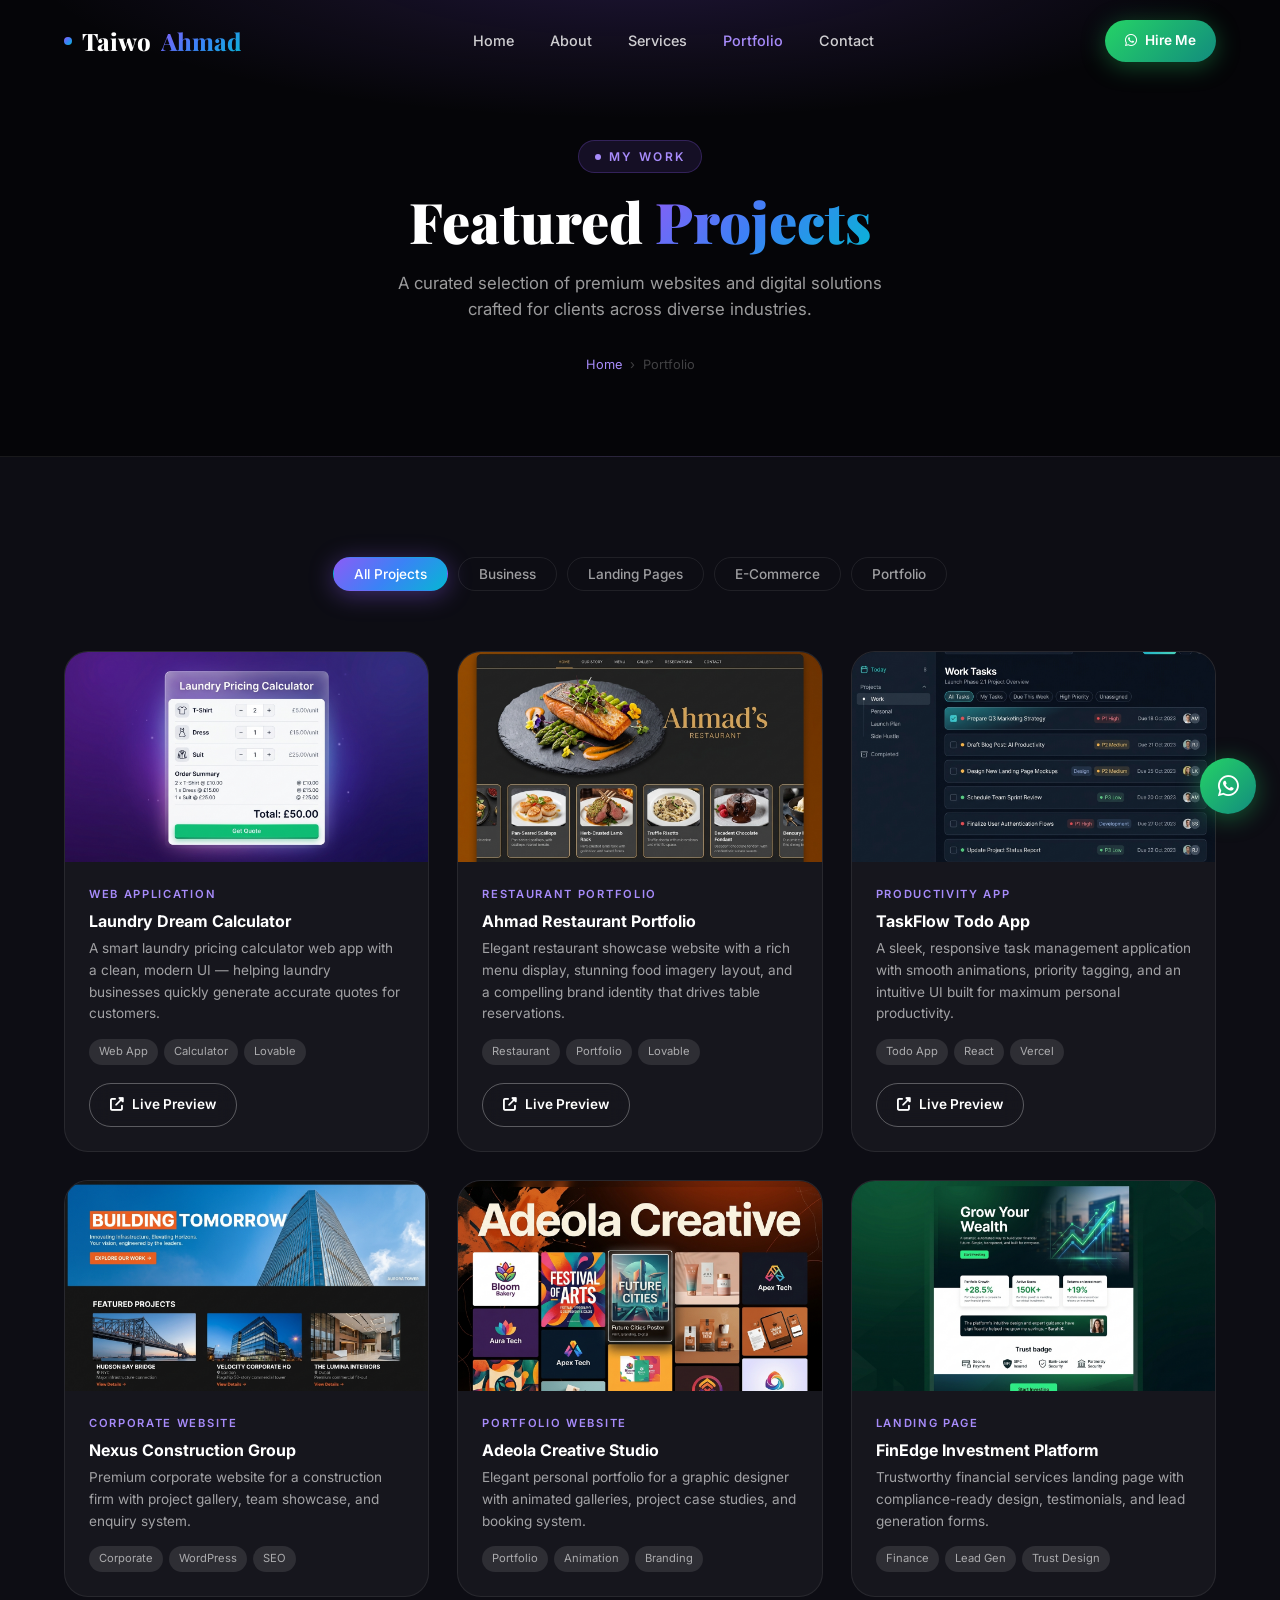
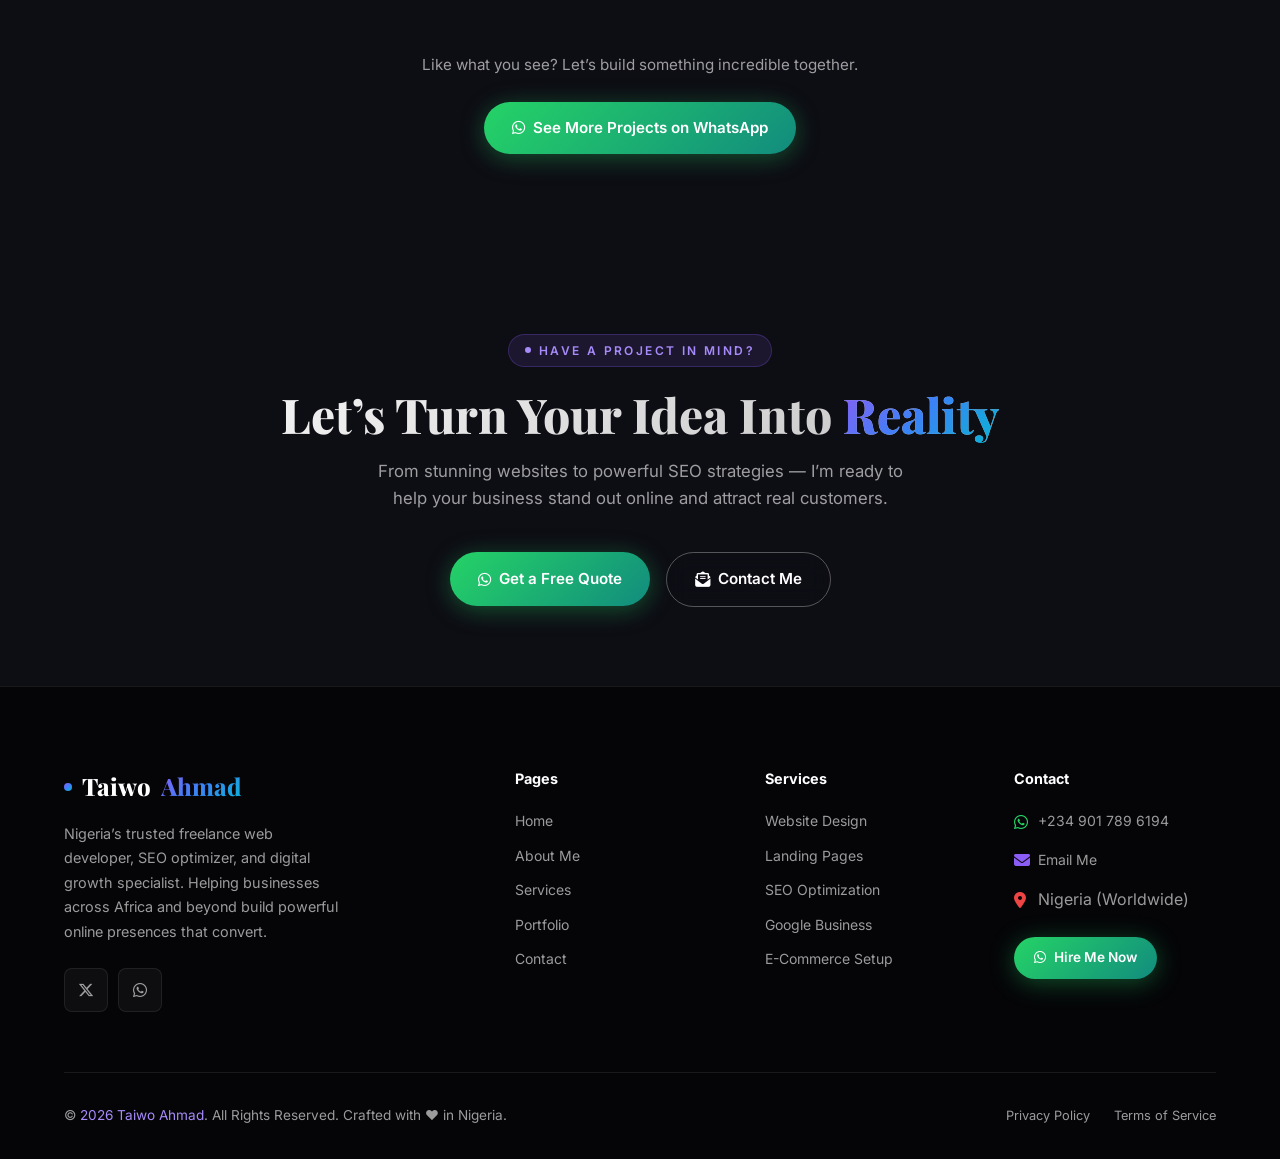
<file: portfolio.html>
<!DOCTYPE html>
<html lang="en">
<head>
  <meta charset="UTF-8" />
  <meta name="viewport" content="width=device-width, initial-scale=1.0" />
  <title>Portfolio | Taiwo Ahmad &mdash; Web Developer &amp; SEO Specialist</title>
  <meta name="description" content="Explore Taiwo Ahmad's portfolio of premium websites, landing pages, e-commerce stores, and digital solutions crafted for clients across diverse industries in Nigeria and beyond." />
  <meta name="keywords" content="Taiwo Ahmad portfolio, Nigerian web developer portfolio, website design projects Nigeria, SEO projects, landing page design" />
  <meta name="author" content="Taiwo Ahmad" />
  <meta property="og:title" content="Portfolio | Taiwo Ahmad &mdash; Web Developer &amp; SEO Specialist" />
  <meta property="og:description" content="A curated selection of premium websites and digital solutions crafted for clients across diverse industries." />
  <meta property="og:type" content="website" />
  <link rel="preconnect" href="https://fonts.googleapis.com" />
  <link rel="preconnect" href="https://fonts.gstatic.com" crossorigin />
  <link href="https://fonts.googleapis.com/css2?family=Inter:wght@300;400;500;600;700;800;900&family=Playfair+Display:wght@700;800;900&display=swap" rel="stylesheet" />
  <link rel="stylesheet" href="https://cdnjs.cloudflare.com/ajax/libs/font-awesome/6.5.0/css/all.min.css" />
  <link rel="stylesheet" href="style.css" />
</head>
<body>

  <!-- ===== FLOATING WHATSAPP ===== -->
  <a id="float-wa" href="https://wa.me/2349017896194" target="_blank" rel="noopener" aria-label="Chat on WhatsApp">
    <span class="float-wa-tooltip">Chat on WhatsApp &#x1F4AC;</span>
    <i class="fab fa-whatsapp"></i>
  </a>

  <!-- ===== DESKTOP NAVBAR ===== -->
  <header id="navbar" role="banner">
    <div class="container">
      <div class="nav-inner">
        <a href="index.html" class="nav-logo">
          <div class="nav-logo-dot" aria-hidden="true"></div>
          Taiwo<span>Ahmad</span>
        </a>
        <ul class="nav-links" role="list">
          <li><a href="index.html">Home</a></li>
          <li><a href="about.html">About</a></li>
          <li><a href="services.html">Services</a></li>
          <li><a href="portfolio.html" class="active">Portfolio</a></li>
          <li><a href="contact.html">Contact</a></li>
        </ul>
        <div class="nav-cta">
          <a href="https://wa.me/2349017896194" target="_blank" class="btn btn-whatsapp btn-sm"><i class="fab fa-whatsapp"></i> Hire Me</a>
        </div>
      </div>
    </div>
  </header>

  <!-- ===== MOBILE BOTTOM NAV ===== -->
  <nav id="mobile-bottom-nav" aria-label="Mobile navigation">
    <div class="bottom-nav-inner">
      <a href="index.html" class="bottom-nav-item" aria-label="Home">
        <i class="fas fa-gem"></i>
        <span>Home</span>
      </a>
      <a href="about.html" class="bottom-nav-item" aria-label="About">
        <i class="fas fa-user-tie"></i>
        <span>About</span>
      </a>
      <a href="services.html" class="bottom-nav-item" aria-label="Services">
        <i class="fas fa-layer-group"></i>
        <span>Services</span>
      </a>
      <a href="portfolio.html" class="bottom-nav-item active" aria-label="Work">
        <i class="fas fa-folder-open"></i>
        <span>Work</span>
      </a>
      <a href="contact.html" class="bottom-nav-item wa-item" aria-label="Contact">
        <i class="fas fa-envelope-open-text"></i>
        <span>Contact</span>
      </a>
    </div>
  </nav>

  <main>

    <!-- ===== PAGE HERO BANNER ===== -->
    <section class="page-hero" aria-label="Portfolio page hero">
      <div class="container">
        <span class="section-label page-hero-label">My Work</span>
        <h1 class="page-hero-title">Featured <span class="gradient-text">Projects</span></h1>
        <p class="page-hero-sub">A curated selection of premium websites and digital solutions crafted for clients across diverse industries.</p>
        <nav class="breadcrumb" aria-label="Breadcrumb">
          <a href="index.html">Home</a>
          <span aria-hidden="true">&rsaquo;</span>
          <span aria-current="page">Portfolio</span>
        </nav>
      </div>
    </section>

    <!-- ===== PORTFOLIO SECTION ===== -->
    <section id="portfolio" aria-label="Portfolio projects">
      <div class="container">

        <!-- Filter Buttons -->
        <div class="portfolio-header reveal">
          <div class="portfolio-filter" role="group" aria-label="Filter projects by category">
            <button class="filter-btn active" id="filter-all"       onclick="filterPortfolio('all',       this)" aria-pressed="true">All Projects</button>
            <button class="filter-btn"        id="filter-business"  onclick="filterPortfolio('business',  this)" aria-pressed="false">Business</button>
            <button class="filter-btn"        id="filter-landing"   onclick="filterPortfolio('landing',   this)" aria-pressed="false">Landing Pages</button>
            <button class="filter-btn"        id="filter-ecommerce" onclick="filterPortfolio('ecommerce', this)" aria-pressed="false">E-Commerce</button>
            <button class="filter-btn"        id="filter-portfolio" onclick="filterPortfolio('portfolio', this)" aria-pressed="false">Portfolio</button>
          </div>
        </div>

        <!-- Project Grid -->
        <div class="portfolio-grid">

          <!-- Card 1: Laundry Dream Calculator -->
          <article class="portfolio-card reveal" data-category="landing" style="transition-delay:0s;">
            <div class="portfolio-thumb">
              <div class="portfolio-thumb-inner">
                <img src="images/proj1.jpg" alt="Laundry Dream Calculator web application" loading="lazy" width="680" height="420" />
              </div>
              <div class="portfolio-overlay" aria-hidden="true">
                <a href="https://laundry-dream-calc.lovable.app" target="_blank" rel="noopener noreferrer" class="portfolio-view-btn" tabindex="-1">
                  <i class="fas fa-external-link-alt"></i> Live Preview
                </a>
              </div>
            </div>
            <div class="portfolio-info">
              <div class="portfolio-cat">Web Application</div>
              <h2 class="portfolio-name">Laundry Dream Calculator</h2>
              <p class="portfolio-desc">A smart laundry pricing calculator web app with a clean, modern UI &mdash; helping laundry businesses quickly generate accurate quotes for customers.</p>
              <div class="portfolio-tags">
                <span class="portfolio-tag">Web App</span>
                <span class="portfolio-tag">Calculator</span>
                <span class="portfolio-tag">Lovable</span>
              </div>
              <div style="margin-top:18px;">
                <a href="https://laundry-dream-calc.lovable.app" target="_blank" rel="noopener noreferrer" class="btn btn-outline btn-sm" id="proj1-live">
                  <i class="fas fa-external-link-alt"></i> Live Preview
                </a>
              </div>
            </div>
          </article>

          <!-- Card 2: Ahmad Restaurant Portfolio -->
          <article class="portfolio-card reveal" data-category="portfolio" style="transition-delay:0.08s;">
            <div class="portfolio-thumb">
              <div class="portfolio-thumb-inner">
                <img src="images/proj2.jpg" alt="Ahmad Restaurant Portfolio website" loading="lazy" width="680" height="420" />
              </div>
              <div class="portfolio-overlay" aria-hidden="true">
                <a href="https://ahmad-resturant-portfolio.lovable.app" target="_blank" rel="noopener noreferrer" class="portfolio-view-btn" tabindex="-1">
                  <i class="fas fa-external-link-alt"></i> Live Preview
                </a>
              </div>
            </div>
            <div class="portfolio-info">
              <div class="portfolio-cat">Restaurant Portfolio</div>
              <h2 class="portfolio-name">Ahmad Restaurant Portfolio</h2>
              <p class="portfolio-desc">Elegant restaurant showcase website with a rich menu display, stunning food imagery layout, and a compelling brand identity that drives table reservations.</p>
              <div class="portfolio-tags">
                <span class="portfolio-tag">Restaurant</span>
                <span class="portfolio-tag">Portfolio</span>
                <span class="portfolio-tag">Lovable</span>
              </div>
              <div style="margin-top:18px;">
                <a href="https://ahmad-resturant-portfolio.lovable.app" target="_blank" rel="noopener noreferrer" class="btn btn-outline btn-sm" id="proj2-live">
                  <i class="fas fa-external-link-alt"></i> Live Preview
                </a>
              </div>
            </div>
          </article>

          <!-- Card 3: TaskFlow Todo App -->
          <article class="portfolio-card reveal" data-category="landing" style="transition-delay:0.16s;">
            <div class="portfolio-thumb">
              <div class="portfolio-thumb-inner">
                <img src="images/proj3.jpg" alt="TaskFlow Todo productivity application" loading="lazy" width="680" height="420" />
              </div>
              <div class="portfolio-overlay" aria-hidden="true">
                <a href="https://taskflow-todo-taupe.vercel.app" target="_blank" rel="noopener noreferrer" class="portfolio-view-btn" tabindex="-1">
                  <i class="fas fa-external-link-alt"></i> Live Preview
                </a>
              </div>
            </div>
            <div class="portfolio-info">
              <div class="portfolio-cat">Productivity App</div>
              <h2 class="portfolio-name">TaskFlow Todo App</h2>
              <p class="portfolio-desc">A sleek, responsive task management application with smooth animations, priority tagging, and an intuitive UI built for maximum personal productivity.</p>
              <div class="portfolio-tags">
                <span class="portfolio-tag">Todo App</span>
                <span class="portfolio-tag">React</span>
                <span class="portfolio-tag">Vercel</span>
              </div>
              <div style="margin-top:18px;">
                <a href="https://taskflow-todo-taupe.vercel.app" target="_blank" rel="noopener noreferrer" class="btn btn-outline btn-sm" id="proj3-live">
                  <i class="fas fa-external-link-alt"></i> Live Preview
                </a>
              </div>
            </div>
          </article>

          <!-- Card 4: Nexus Construction Group -->
          <article class="portfolio-card reveal" data-category="business" style="transition-delay:0.24s;">
            <div class="portfolio-thumb">
              <div class="portfolio-thumb-inner">
                <img src="images/proj4.jpg" alt="Nexus Construction Group corporate website" loading="lazy" width="680" height="420" />
              </div>
              <div class="portfolio-overlay" aria-hidden="true">
                <div class="portfolio-view-btn" style="cursor:default;opacity:0.75;">
                  <i class="fas fa-lock"></i> Private Project
                </div>
              </div>
            </div>
            <div class="portfolio-info">
              <div class="portfolio-cat">Corporate Website</div>
              <h2 class="portfolio-name">Nexus Construction Group</h2>
              <p class="portfolio-desc">Premium corporate website for a construction firm with project gallery, team showcase, and enquiry system.</p>
              <div class="portfolio-tags">
                <span class="portfolio-tag">Corporate</span>
                <span class="portfolio-tag">WordPress</span>
                <span class="portfolio-tag">SEO</span>
              </div>
            </div>
          </article>

          <!-- Card 5: Adeola Creative Studio -->
          <article class="portfolio-card reveal" data-category="portfolio" style="transition-delay:0.32s;">
            <div class="portfolio-thumb">
              <div class="portfolio-thumb-inner">
                <img src="images/proj5.jpg" alt="Adeola Creative Studio portfolio website" loading="lazy" width="680" height="420" />
              </div>
              <div class="portfolio-overlay" aria-hidden="true">
                <div class="portfolio-view-btn" style="cursor:default;opacity:0.75;">
                  <i class="fas fa-lock"></i> Private Project
                </div>
              </div>
            </div>
            <div class="portfolio-info">
              <div class="portfolio-cat">Portfolio Website</div>
              <h2 class="portfolio-name">Adeola Creative Studio</h2>
              <p class="portfolio-desc">Elegant personal portfolio for a graphic designer with animated galleries, project case studies, and booking system.</p>
              <div class="portfolio-tags">
                <span class="portfolio-tag">Portfolio</span>
                <span class="portfolio-tag">Animation</span>
                <span class="portfolio-tag">Branding</span>
              </div>
            </div>
          </article>

          <!-- Card 6: FinEdge Investment Platform -->
          <article class="portfolio-card reveal" data-category="landing" style="transition-delay:0.4s;">
            <div class="portfolio-thumb">
              <div class="portfolio-thumb-inner">
                <img src="images/proj6.jpg" alt="FinEdge Investment Platform landing page" loading="lazy" width="680" height="420" />
              </div>
              <div class="portfolio-overlay" aria-hidden="true">
                <div class="portfolio-view-btn" style="cursor:default;opacity:0.75;">
                  <i class="fas fa-lock"></i> Private Project
                </div>
              </div>
            </div>
            <div class="portfolio-info">
              <div class="portfolio-cat">Landing Page</div>
              <h2 class="portfolio-name">FinEdge Investment Platform</h2>
              <p class="portfolio-desc">Trustworthy financial services landing page with compliance-ready design, testimonials, and lead generation forms.</p>
              <div class="portfolio-tags">
                <span class="portfolio-tag">Finance</span>
                <span class="portfolio-tag">Lead Gen</span>
                <span class="portfolio-tag">Trust Design</span>
              </div>
            </div>
          </article>

        </div><!-- /portfolio-grid -->

        <!-- See More Projects CTA -->
        <div style="text-align:center;margin-top:56px;" class="reveal">
          <p style="color:var(--white-60);font-size:0.95rem;margin-bottom:24px;">Like what you see? Let&rsquo;s build something incredible together.</p>
          <a
            href="https://wa.me/2349017896194?text=Hi%20Taiwo%2C%20I%20just%20viewed%20your%20portfolio%20and%20I%27d%20love%20to%20discuss%20a%20project"
            target="_blank"
            rel="noopener noreferrer"
            class="btn btn-whatsapp"
            id="see-more-projects"
          >
            <i class="fab fa-whatsapp"></i> See More Projects on WhatsApp
          </a>
        </div>

      </div>
    </section><!-- /#portfolio -->

    <!-- ===== BOTTOM CTA SECTION ===== -->
    <section style="background:var(--deep-charcoal);padding:80px 0;" aria-label="Call to action">
      <div class="container">
        <div style="text-align:center;" class="reveal">
          <span class="section-label">Have a Project in Mind?</span>
          <h2 class="section-title">Let&rsquo;s Turn Your Idea Into <span class="gradient-text">Reality</span></h2>
          <p class="section-subtitle" style="margin:0 auto 40px;">
            From stunning websites to powerful SEO strategies &mdash; I&rsquo;m ready to help your business stand out online and attract real customers.
          </p>
          <div style="display:flex;gap:16px;flex-wrap:wrap;justify-content:center;">
            <a
              href="https://wa.me/2349017896194?text=Hi%20Taiwo%2C%20I%27d%20like%20to%20get%20a%20free%20quote%20for%20my%20project"
              target="_blank"
              rel="noopener noreferrer"
              class="btn btn-whatsapp"
              id="cta-whatsapp-quote"
            >
              <i class="fab fa-whatsapp"></i> Get a Free Quote
            </a>
            <a href="contact.html" class="btn btn-outline" id="cta-contact-me">
              <i class="fas fa-envelope-open-text"></i> Contact Me
            </a>
          </div>
        </div>
      </div>
    </section>

  </main>

  <!-- ===== FOOTER ===== -->
  <footer id="footer" role="contentinfo">
    <div class="container">
      <div class="footer-grid">
        <div class="footer-brand">
          <a href="index.html" class="nav-logo"><div class="nav-logo-dot" aria-hidden="true"></div>Taiwo<span>Ahmad</span></a>
          <p class="footer-desc">Nigeria&rsquo;s trusted freelance web developer, SEO optimizer, and digital growth specialist. Helping businesses across Africa and beyond build powerful online presences that convert.</p>
          <div class="footer-socials">
            <a href="https://x.com/DevDynamo_TY" target="_blank" rel="noopener" class="social-btn tw" aria-label="X Twitter @DevDynamo_TY"><i class="fab fa-x-twitter"></i></a>
            <a href="https://wa.me/2349017896194" target="_blank" rel="noopener" class="social-btn wa" aria-label="WhatsApp"><i class="fab fa-whatsapp"></i></a>
          </div>
        </div>
        <div>
          <div class="footer-col-title">Pages</div>
          <ul class="footer-links">
            <li><a href="index.html">Home</a></li>
            <li><a href="about.html">About Me</a></li>
            <li><a href="services.html">Services</a></li>
            <li><a href="portfolio.html">Portfolio</a></li>
            <li><a href="contact.html">Contact</a></li>
          </ul>
        </div>
        <div>
          <div class="footer-col-title">Services</div>
          <ul class="footer-links">
            <li><a href="services.html">Website Design</a></li>
            <li><a href="services.html">Landing Pages</a></li>
            <li><a href="services.html">SEO Optimization</a></li>
            <li><a href="services.html">Google Business</a></li>
            <li><a href="services.html">E-Commerce Setup</a></li>
          </ul>
        </div>
        <div>
          <div class="footer-col-title">Contact</div>
          <ul class="footer-links" style="gap:16px;">
            <li><i class="fab fa-whatsapp" style="color:#25d366;width:16px;" aria-hidden="true"></i><a href="https://wa.me/2349017896194" target="_blank" rel="noopener">+234 901 789 6194</a></li>
            <li><i class="fas fa-envelope" style="color:#8b5cf6;width:16px;" aria-hidden="true"></i><a href="mailto:ahmadabdwaheed864@gmail.com">Email Me</a></li>
            <li><i class="fas fa-map-marker-alt" style="color:#ef4444;width:16px;" aria-hidden="true"></i><span style="color:var(--white-60);">Nigeria (Worldwide)</span></li>
          </ul>
          <div style="margin-top:24px;">
            <a href="https://wa.me/2349017896194?text=Hi%20Taiwo%2C%20I%27d%20like%20to%20hire%20you" target="_blank" rel="noopener" class="btn btn-whatsapp btn-sm"><i class="fab fa-whatsapp"></i> Hire Me Now</a>
          </div>
        </div>
      </div>
      <div class="footer-bottom">
        <div class="footer-copy">&copy; <span id="year"></span> <span>Taiwo Ahmad</span>. All Rights Reserved. Crafted with &hearts; in Nigeria.</div>
        <div class="footer-legal">
          <a href="index.html">Privacy Policy</a>
          <a href="index.html">Terms of Service</a>
        </div>
      </div>
    </div>
  </footer>

  <script src="main.js"></script>
</body>
</html>
</file>
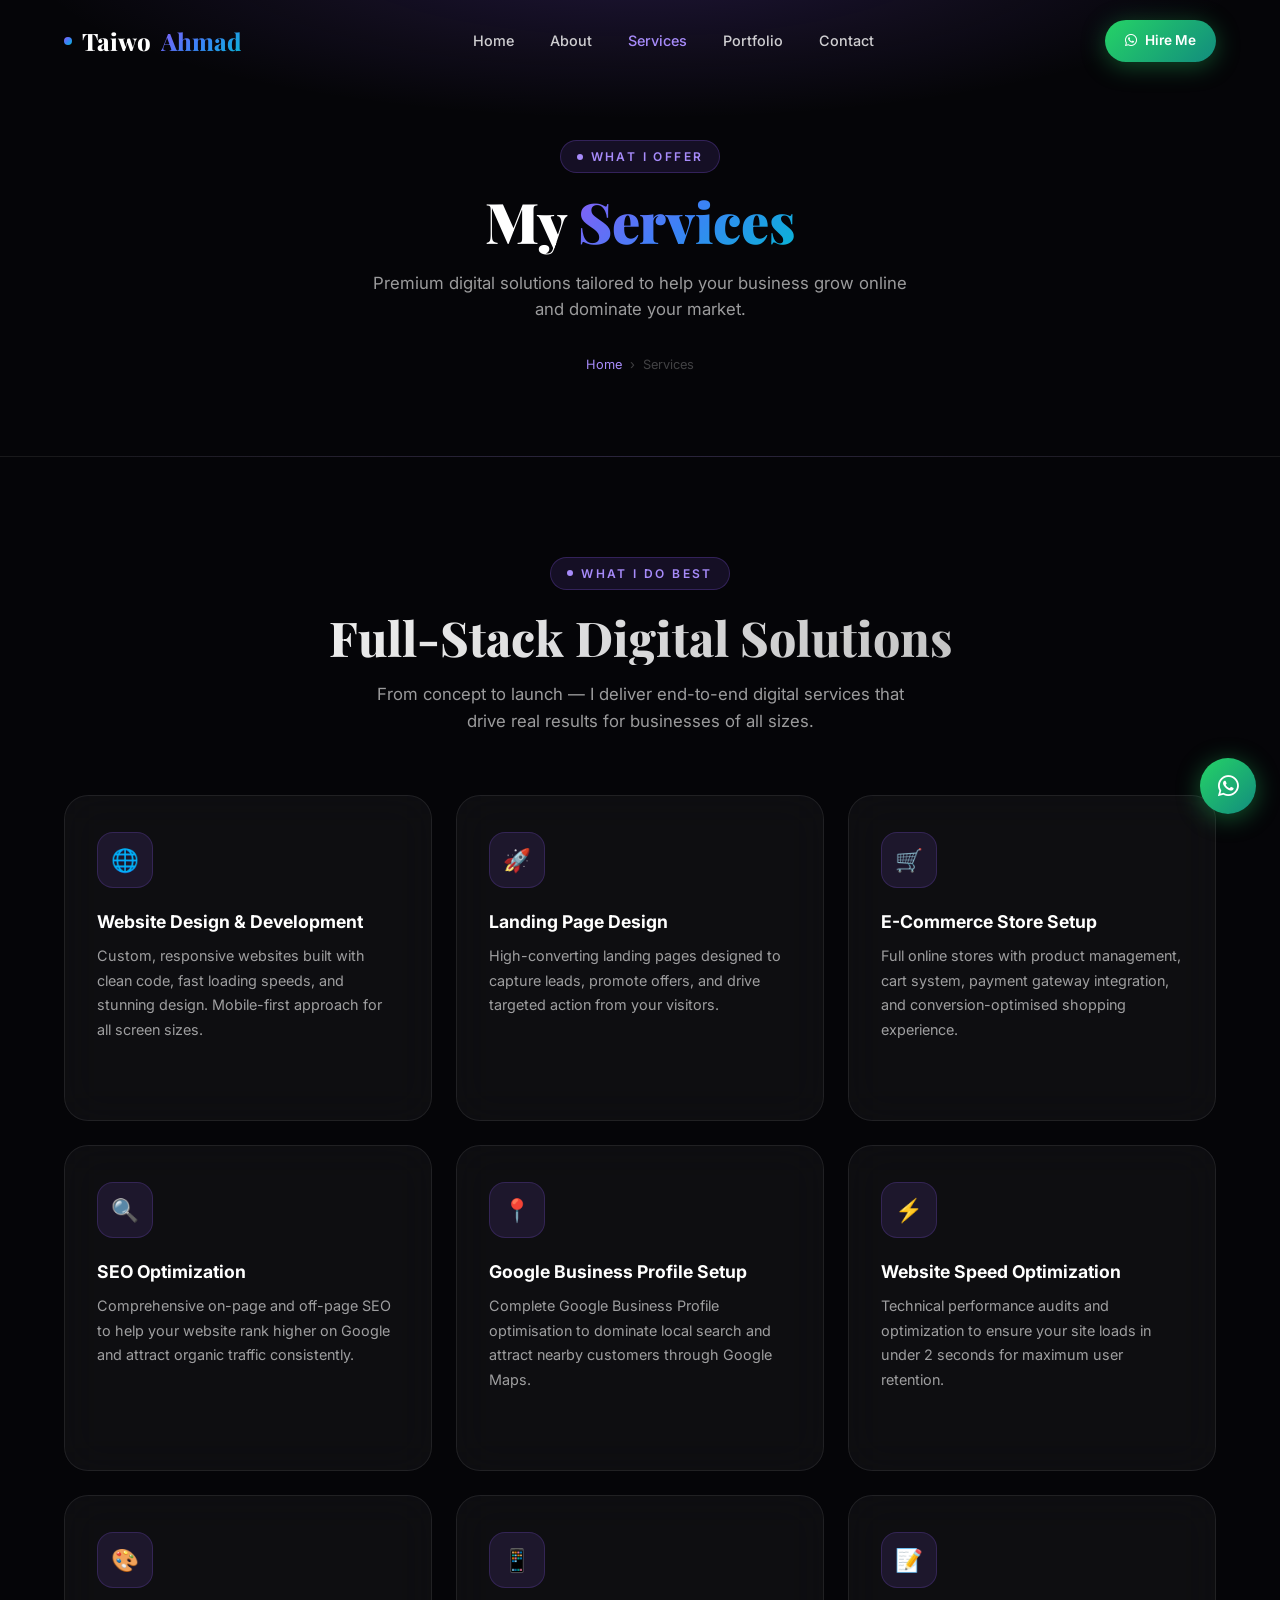
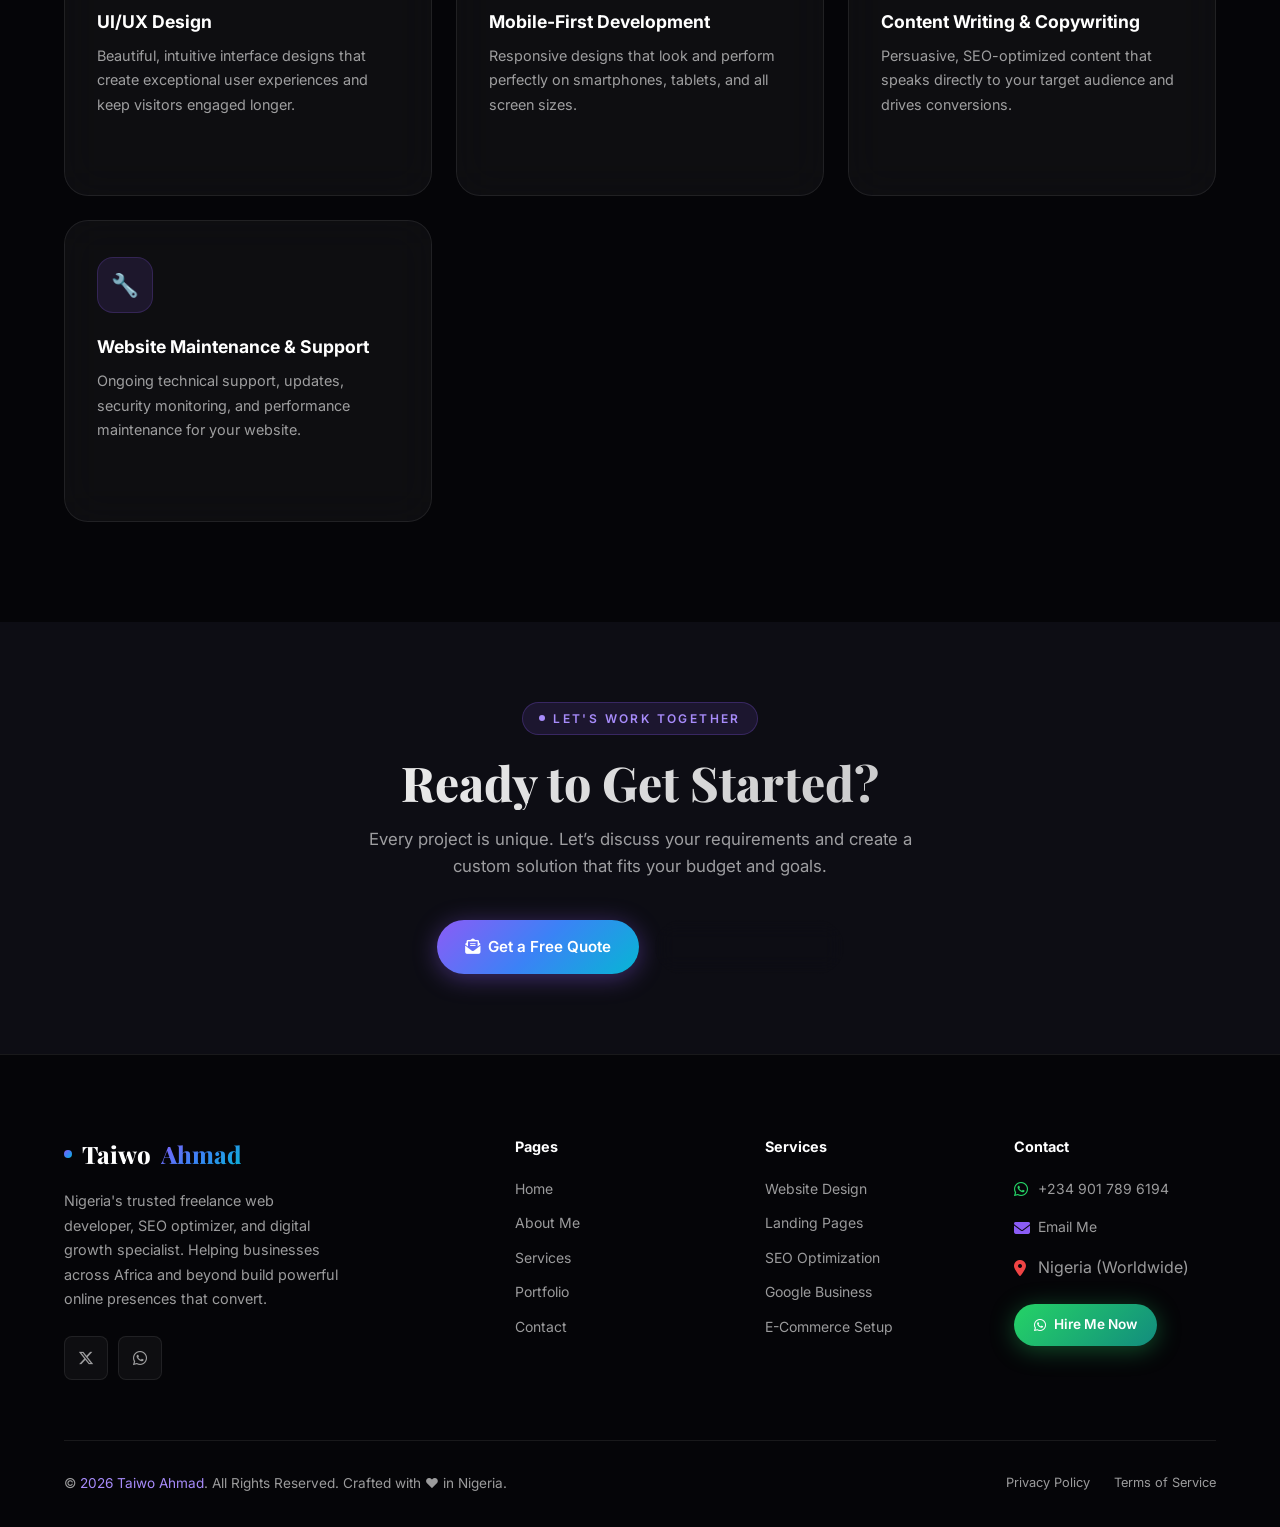
<file: services.html>
<!DOCTYPE html>
<html lang="en">
<head>
  <meta charset="UTF-8" />
  <meta name="viewport" content="width=device-width, initial-scale=1.0" />
  <title>Services | Taiwo Ahmad &mdash; Web Developer &amp; SEO Specialist Nigeria</title>
  <meta name="description" content="Explore Taiwo Ahmad's professional digital services — website design, landing pages, e-commerce setup, SEO optimization, Google Business Profile, speed optimization, UI/UX design, and more." />
  <meta name="keywords" content="web design Nigeria, SEO services Nigeria, landing page design, e-commerce setup Nigeria, Google Business Profile, website speed optimization, UI UX design Nigeria" />
  <meta name="author" content="Taiwo Ahmad" />
  <meta property="og:title" content="Services | Taiwo Ahmad — Web Developer &amp; SEO Specialist" />
  <meta property="og:description" content="Premium digital solutions tailored to help your business grow online and dominate your market." />
  <meta property="og:type" content="website" />
  <link rel="preconnect" href="https://fonts.googleapis.com" />
  <link rel="preconnect" href="https://fonts.gstatic.com" crossorigin />
  <link href="https://fonts.googleapis.com/css2?family=Inter:wght@300;400;500;600;700;800;900&family=Playfair+Display:wght@700;800;900&display=swap" rel="stylesheet" />
  <link rel="stylesheet" href="https://cdnjs.cloudflare.com/ajax/libs/font-awesome/6.5.0/css/all.min.css" />
  <link rel="stylesheet" href="style.css" />
</head>
<body>

  <!-- ===== FLOATING WHATSAPP ===== -->
  <a id="float-wa" href="https://wa.me/2349017896194" target="_blank" rel="noopener" aria-label="Chat on WhatsApp">
    <span class="float-wa-tooltip">Chat on WhatsApp &#x1F4AC;</span>
    <i class="fab fa-whatsapp"></i>
  </a>

  <!-- ===== DESKTOP NAVBAR ===== -->
  <header id="navbar" role="banner">
    <div class="container">
      <div class="nav-inner">
        <a href="index.html" class="nav-logo">
          <div class="nav-logo-dot" aria-hidden="true"></div>
          Taiwo<span>Ahmad</span>
        </a>
        <ul class="nav-links" role="list">
          <li><a href="index.html">Home</a></li>
          <li><a href="about.html">About</a></li>
          <li><a href="services.html" class="active">Services</a></li>
          <li><a href="portfolio.html">Portfolio</a></li>
          <li><a href="contact.html">Contact</a></li>
        </ul>
        <div class="nav-cta">
          <a href="https://wa.me/2349017896194" target="_blank" class="btn btn-whatsapp btn-sm"><i class="fab fa-whatsapp"></i> Hire Me</a>
        </div>
      </div>
    </div>
  </header>

  <!-- ===== MOBILE BOTTOM NAV ===== -->
  <nav id="mobile-bottom-nav" aria-label="Mobile navigation">
    <div class="bottom-nav-inner">
      <a href="index.html" class="bottom-nav-item" aria-label="Home">
        <i class="fas fa-gem"></i>
        <span>Home</span>
      </a>
      <a href="about.html" class="bottom-nav-item" aria-label="About">
        <i class="fas fa-user-tie"></i>
        <span>About</span>
      </a>
      <a href="services.html" class="bottom-nav-item active" aria-label="Services">
        <i class="fas fa-layer-group"></i>
        <span>Services</span>
      </a>
      <a href="portfolio.html" class="bottom-nav-item" aria-label="Portfolio">
        <i class="fas fa-folder-open"></i>
        <span>Work</span>
      </a>
      <a href="contact.html" class="bottom-nav-item wa-item" aria-label="Contact">
        <i class="fas fa-envelope-open-text"></i>
        <span>Contact</span>
      </a>
    </div>
  </nav>

  <!-- ===== PAGE HERO BANNER ===== -->
  <main>
  <section class="page-hero" aria-label="Services page hero">
    <div class="container">
      <div class="reveal">
        <span class="section-label page-hero-label">What I Offer</span>
        <h1 class="page-hero-title">My <span class="gradient-text">Services</span></h1>
        <p class="page-hero-sub">Premium digital solutions tailored to help your business grow online and dominate your market.</p>
        <nav class="breadcrumb" aria-label="Breadcrumb">
          <a href="index.html">Home</a>
          <span aria-hidden="true">&rsaquo;</span>
          <span aria-current="page">Services</span>
        </nav>
      </div>
    </div>
  </section>

  <!-- ===== SERVICES SECTION ===== -->
  <section id="services" aria-label="Services offered">
    <div class="container">
      <div class="services-header reveal">
        <span class="section-label">What I Do Best</span>
        <h2 class="section-title">Full-Stack Digital Solutions</h2>
        <p class="section-subtitle">From concept to launch &mdash; I deliver end-to-end digital services that drive real results for businesses of all sizes.</p>
      </div>

      <div class="services-grid">

        <!-- Card 1: Website Design & Development -->
        <article class="glass-card service-card reveal" style="transition-delay:0s;" id="service-website-design">
          <div class="service-icon" aria-hidden="true">&#x1F310;</div>
          <h3 class="service-title">Website Design &amp; Development</h3>
          <p class="service-desc">Custom, responsive websites built with clean code, fast loading speeds, and stunning design. Mobile-first approach for all screen sizes.</p>
          <div class="service-arrow" aria-hidden="true">
            <i class="fas fa-arrow-right"></i> Learn more
          </div>
        </article>

        <!-- Card 2: Landing Page Design -->
        <article class="glass-card service-card reveal" style="transition-delay:0.05s;" id="service-landing-page">
          <div class="service-icon" aria-hidden="true">&#x1F680;</div>
          <h3 class="service-title">Landing Page Design</h3>
          <p class="service-desc">High-converting landing pages designed to capture leads, promote offers, and drive targeted action from your visitors.</p>
          <div class="service-arrow" aria-hidden="true">
            <i class="fas fa-arrow-right"></i> Learn more
          </div>
        </article>

        <!-- Card 3: E-Commerce Store Setup -->
        <article class="glass-card service-card reveal" style="transition-delay:0.1s;" id="service-ecommerce">
          <div class="service-icon" aria-hidden="true">&#x1F6D2;</div>
          <h3 class="service-title">E-Commerce Store Setup</h3>
          <p class="service-desc">Full online stores with product management, cart system, payment gateway integration, and conversion-optimised shopping experience.</p>
          <div class="service-arrow" aria-hidden="true">
            <i class="fas fa-arrow-right"></i> Learn more
          </div>
        </article>

        <!-- Card 4: SEO Optimization -->
        <article class="glass-card service-card reveal" style="transition-delay:0.15s;" id="service-seo">
          <div class="service-icon" aria-hidden="true">&#x1F50D;</div>
          <h3 class="service-title">SEO Optimization</h3>
          <p class="service-desc">Comprehensive on-page and off-page SEO to help your website rank higher on Google and attract organic traffic consistently.</p>
          <div class="service-arrow" aria-hidden="true">
            <i class="fas fa-arrow-right"></i> Learn more
          </div>
        </article>

        <!-- Card 5: Google Business Profile Setup -->
        <article class="glass-card service-card reveal" style="transition-delay:0.2s;" id="service-google-business">
          <div class="service-icon" aria-hidden="true">&#x1F4CD;</div>
          <h3 class="service-title">Google Business Profile Setup</h3>
          <p class="service-desc">Complete Google Business Profile optimisation to dominate local search and attract nearby customers through Google Maps.</p>
          <div class="service-arrow" aria-hidden="true">
            <i class="fas fa-arrow-right"></i> Learn more
          </div>
        </article>

        <!-- Card 6: Website Speed Optimization -->
        <article class="glass-card service-card reveal" style="transition-delay:0.25s;" id="service-speed">
          <div class="service-icon" aria-hidden="true">&#x26A1;</div>
          <h3 class="service-title">Website Speed Optimization</h3>
          <p class="service-desc">Technical performance audits and optimization to ensure your site loads in under 2 seconds for maximum user retention.</p>
          <div class="service-arrow" aria-hidden="true">
            <i class="fas fa-arrow-right"></i> Learn more
          </div>
        </article>

        <!-- Card 7: UI/UX Design -->
        <article class="glass-card service-card reveal" style="transition-delay:0.3s;" id="service-ui-ux">
          <div class="service-icon" aria-hidden="true">&#x1F3A8;</div>
          <h3 class="service-title">UI/UX Design</h3>
          <p class="service-desc">Beautiful, intuitive interface designs that create exceptional user experiences and keep visitors engaged longer.</p>
          <div class="service-arrow" aria-hidden="true">
            <i class="fas fa-arrow-right"></i> Learn more
          </div>
        </article>

        <!-- Card 8: Mobile-First Development -->
        <article class="glass-card service-card reveal" style="transition-delay:0.35s;" id="service-mobile">
          <div class="service-icon" aria-hidden="true">&#x1F4F1;</div>
          <h3 class="service-title">Mobile-First Development</h3>
          <p class="service-desc">Responsive designs that look and perform perfectly on smartphones, tablets, and all screen sizes.</p>
          <div class="service-arrow" aria-hidden="true">
            <i class="fas fa-arrow-right"></i> Learn more
          </div>
        </article>

        <!-- Card 9: Content Writing & Copywriting -->
        <article class="glass-card service-card reveal" style="transition-delay:0.4s;" id="service-content">
          <div class="service-icon" aria-hidden="true">&#x1F4DD;</div>
          <h3 class="service-title">Content Writing &amp; Copywriting</h3>
          <p class="service-desc">Persuasive, SEO-optimized content that speaks directly to your target audience and drives conversions.</p>
          <div class="service-arrow" aria-hidden="true">
            <i class="fas fa-arrow-right"></i> Learn more
          </div>
        </article>

        <!-- Card 10: Website Maintenance & Support -->
        <article class="glass-card service-card reveal" style="transition-delay:0.45s;" id="service-maintenance">
          <div class="service-icon" aria-hidden="true">&#x1F527;</div>
          <h3 class="service-title">Website Maintenance &amp; Support</h3>
          <p class="service-desc">Ongoing technical support, updates, security monitoring, and performance maintenance for your website.</p>
          <div class="service-arrow" aria-hidden="true">
            <i class="fas fa-arrow-right"></i> Learn more
          </div>
        </article>

      </div>
    </div>
  </section>

  <!-- ===== PRICING / CTA SECTION ===== -->
  <section style="background:var(--deep-charcoal);padding:80px 0;" aria-label="Call to action">
    <div class="container">
      <div style="text-align:center;" class="reveal">
        <span class="section-label">Let's Work Together</span>
        <h2 class="section-title">Ready to Get Started?</h2>
        <p class="section-subtitle" style="margin:0 auto 40px;">Every project is unique. Let&rsquo;s discuss your requirements and create a custom solution that fits your budget and goals.</p>
        <div style="display:flex;gap:16px;flex-wrap:wrap;justify-content:center;">
          <a href="https://wa.me/2349017896194?text=Hi%20Taiwo%2C%20I%27d%20like%20a%20free%20quote%20for%20my%20project" target="_blank" rel="noopener" class="btn btn-primary" id="services-quote-btn">
            <i class="fas fa-envelope-open-text"></i> Get a Free Quote
          </a>
          <a href="portfolio.html" class="btn btn-outline" id="services-portfolio-btn">
            <i class="fas fa-eye"></i> View My Work
          </a>
        </div>
      </div>
    </div>
  </section>
  </main>

  <!-- ===== FOOTER ===== -->
  <footer id="footer" role="contentinfo">
    <div class="container">
      <div class="footer-grid">
        <div class="footer-brand">
          <a href="index.html" class="nav-logo"><div class="nav-logo-dot" aria-hidden="true"></div>Taiwo<span>Ahmad</span></a>
          <p class="footer-desc">Nigeria's trusted freelance web developer, SEO optimizer, and digital growth specialist. Helping businesses across Africa and beyond build powerful online presences that convert.</p>
          <div class="footer-socials">
            <a href="https://x.com/DevDynamo_TY" target="_blank" rel="noopener" class="social-btn tw" aria-label="X Twitter @DevDynamo_TY"><i class="fab fa-x-twitter"></i></a>
            <a href="https://wa.me/2349017896194" target="_blank" rel="noopener" class="social-btn wa" aria-label="WhatsApp"><i class="fab fa-whatsapp"></i></a>
          </div>
        </div>
        <div>
          <div class="footer-col-title">Pages</div>
          <ul class="footer-links">
            <li><a href="index.html">Home</a></li>
            <li><a href="about.html">About Me</a></li>
            <li><a href="services.html">Services</a></li>
            <li><a href="portfolio.html">Portfolio</a></li>
            <li><a href="contact.html">Contact</a></li>
          </ul>
        </div>
        <div>
          <div class="footer-col-title">Services</div>
          <ul class="footer-links">
            <li><a href="services.html">Website Design</a></li>
            <li><a href="services.html">Landing Pages</a></li>
            <li><a href="services.html">SEO Optimization</a></li>
            <li><a href="services.html">Google Business</a></li>
            <li><a href="services.html">E-Commerce Setup</a></li>
          </ul>
        </div>
        <div>
          <div class="footer-col-title">Contact</div>
          <ul class="footer-links" style="gap:16px;">
            <li><i class="fab fa-whatsapp" style="color:#25d366;width:16px;" aria-hidden="true"></i><a href="https://wa.me/2349017896194" target="_blank" rel="noopener">+234 901 789 6194</a></li>
            <li><i class="fas fa-envelope" style="color:#8b5cf6;width:16px;" aria-hidden="true"></i><a href="mailto:ahmadabdwaheed864@gmail.com">Email Me</a></li>
            <li><i class="fas fa-map-marker-alt" style="color:#ef4444;width:16px;" aria-hidden="true"></i><span style="color:var(--white-60);">Nigeria (Worldwide)</span></li>
          </ul>
          <div style="margin-top:24px;">
            <a href="https://wa.me/2349017896194?text=Hi%20Taiwo%2C%20I%27d%20like%20to%20hire%20you" target="_blank" rel="noopener" class="btn btn-whatsapp btn-sm"><i class="fab fa-whatsapp"></i> Hire Me Now</a>
          </div>
        </div>
      </div>
      <div class="footer-bottom">
        <div class="footer-copy">&copy; <span id="year"></span> <span>Taiwo Ahmad</span>. All Rights Reserved. Crafted with &hearts; in Nigeria.</div>
        <div class="footer-legal">
          <a href="index.html">Privacy Policy</a>
          <a href="index.html">Terms of Service</a>
        </div>
      </div>
    </div>
  </footer>

  <script src="main.js"></script>
</body>
</html>
</file>
<file: style.css>
/* ===================================================
   TAIWO AHMAD PORTFOLIO — SHARED STYLESHEET
=================================================== */

/* ===== RESET & VARIABLES ===== */
*, *::before, *::after { box-sizing: border-box; margin: 0; padding: 0; }

:root {
  --black: #050508;
  --deep-charcoal: #0d0d14;
  --charcoal: #13131e;
  --card-bg: rgba(255,255,255,0.04);
  --card-border: rgba(255,255,255,0.08);
  --white: #ffffff;
  --white-80: rgba(255,255,255,0.8);
  --white-60: rgba(255,255,255,0.6);
  --white-30: rgba(255,255,255,0.3);
  --white-10: rgba(255,255,255,0.1);
  --purple: #8b5cf6;
  --purple-light: #a78bfa;
  --blue: #3b82f6;
  --cyan: #06b6d4;
  --green: #10b981;
  --gradient-primary: linear-gradient(135deg, #8b5cf6 0%, #3b82f6 50%, #06b6d4 100%);
  --gradient-dark: linear-gradient(135deg, #0d0d14 0%, #13131e 100%);
  --gradient-card: linear-gradient(135deg, rgba(139,92,246,0.1) 0%, rgba(59,130,246,0.05) 100%);
  --shadow-glow: 0 0 40px rgba(139,92,246,0.2);
  --shadow-card: 0 8px 32px rgba(0,0,0,0.4);
  --shadow-btn: 0 4px 24px rgba(139,92,246,0.4);
  --radius-sm: 8px;
  --radius-md: 16px;
  --radius-lg: 24px;
  --radius-xl: 32px;
  --transition: all 0.3s cubic-bezier(0.4,0,0.2,1);
  --bottom-nav-h: 70px;
}

html { scroll-behavior: smooth; overflow-x: hidden; }

body {
  font-family: 'Inter', sans-serif;
  background-color: var(--black);
  color: var(--white);
  line-height: 1.6;
  overflow-x: hidden;
  /* leave room for mobile bottom nav */
  padding-bottom: 0;
}

::-webkit-scrollbar { width: 6px; }
::-webkit-scrollbar-track { background: var(--black); }
::-webkit-scrollbar-thumb { background: var(--purple); border-radius: 3px; }

h1,h2,h3,h4 { line-height: 1.15; }

.container { max-width: 1200px; margin: 0 auto; padding: 0 24px; }
section { padding: 100px 0; }

/* ===== TYPOGRAPHY ===== */
.section-label {
  display: inline-flex; align-items: center; gap: 8px;
  font-size: 0.75rem; font-weight: 600; letter-spacing: 0.2em;
  text-transform: uppercase; color: var(--purple-light);
  background: rgba(139,92,246,0.12); border: 1px solid rgba(139,92,246,0.25);
  padding: 6px 16px; border-radius: 100px; margin-bottom: 20px;
}
.section-label::before {
  content: ''; width: 6px; height: 6px; border-radius: 50%;
  background: var(--purple-light); display: inline-block; animation: pulse 2s infinite;
}
.section-title {
  font-family: 'Playfair Display', serif;
  font-size: clamp(2rem, 4vw, 3rem); font-weight: 800;
  background: linear-gradient(135deg, #fff 0%, rgba(255,255,255,0.7) 100%);
  -webkit-background-clip: text; -webkit-text-fill-color: transparent;
  background-clip: text; margin-bottom: 16px;
}
.section-subtitle { color: var(--white-60); font-size: 1.05rem; max-width: 560px; }
.gradient-text {
  background: var(--gradient-primary);
  -webkit-background-clip: text; -webkit-text-fill-color: transparent; background-clip: text;
}

/* ===== BUTTONS ===== */
.btn {
  display: inline-flex; align-items: center; gap: 8px;
  padding: 14px 28px; border-radius: 100px; font-weight: 600;
  font-size: 0.95rem; cursor: pointer; border: none;
  text-decoration: none; transition: var(--transition); white-space: nowrap;
}
.btn-primary { background: var(--gradient-primary); color: var(--white); box-shadow: var(--shadow-btn); }
.btn-primary:hover { transform: translateY(-2px); box-shadow: 0 8px 32px rgba(139,92,246,0.5); }
.btn-outline { background: transparent; color: var(--white); border: 1px solid var(--white-30); backdrop-filter: blur(10px); }
.btn-outline:hover { background: var(--white-10); border-color: var(--white-60); transform: translateY(-2px); }
.btn-whatsapp { background: linear-gradient(135deg,#25D366 0%,#128C7E 100%); color: var(--white); box-shadow: 0 4px 24px rgba(37,211,102,0.35); }
.btn-whatsapp:hover { transform: translateY(-2px); box-shadow: 0 8px 32px rgba(37,211,102,0.5); }
.btn-sm { padding: 10px 20px; font-size: 0.85rem; }

/* ===== GLASS CARD ===== */
.glass-card {
  background: var(--card-bg); border: 1px solid var(--card-border);
  backdrop-filter: blur(20px); -webkit-backdrop-filter: blur(20px);
  border-radius: var(--radius-lg); transition: var(--transition);
}
.glass-card:hover {
  background: rgba(255,255,255,0.07); border-color: rgba(139,92,246,0.3);
  box-shadow: 0 8px 40px rgba(0,0,0,0.4), 0 0 0 1px rgba(139,92,246,0.1);
  transform: translateY(-4px);
}

/* ===== REVEAL ANIMATIONS ===== */
.reveal { opacity: 0; transform: translateY(40px); transition: opacity 0.7s cubic-bezier(0.4,0,0.2,1), transform 0.7s cubic-bezier(0.4,0,0.2,1); }
.reveal.visible { opacity: 1; transform: translateY(0); }
.reveal-left { opacity: 0; transform: translateX(-40px); transition: opacity 0.7s ease, transform 0.7s ease; }
.reveal-left.visible { opacity: 1; transform: translateX(0); }
.reveal-right { opacity: 0; transform: translateX(40px); transition: opacity 0.7s ease, transform 0.7s ease; }
.reveal-right.visible { opacity: 1; transform: translateX(0); }

/* ===== KEYFRAMES ===== */
@keyframes pulse { 0%,100%{opacity:1} 50%{opacity:0.4} }
@keyframes rotate { from{transform:rotate(0deg)} to{transform:rotate(360deg)} }
@keyframes float { 0%,100%{transform:translateY(0)} 50%{transform:translateY(-10px)} }
@keyframes fadeInDown { from{opacity:0;transform:translateY(-20px)} to{opacity:1;transform:translateY(0)} }
@keyframes fadeInUp { from{opacity:0;transform:translateY(20px)} to{opacity:1;transform:translateY(0)} }
@keyframes fadeInRight { from{opacity:0;transform:translateX(30px)} to{opacity:1;transform:translateX(0)} }
@keyframes floatBtn { 0%,100%{transform:translateY(0)} 50%{transform:translateY(-6px)} }

/* =====================================================
   DESKTOP NAVBAR
===================================================== */
#navbar {
  position: fixed; top: 0; left: 0; right: 0; z-index: 1000;
  transition: var(--transition);
}
#navbar.scrolled {
  background: rgba(5,5,8,0.92); backdrop-filter: blur(20px);
  -webkit-backdrop-filter: blur(20px); border-bottom: 1px solid var(--card-border);
  box-shadow: 0 4px 32px rgba(0,0,0,0.4);
}
.nav-inner { display: flex; align-items: center; justify-content: space-between; padding: 20px 0; }
.nav-logo {
  font-family: 'Playfair Display', serif; font-weight: 800; font-size: 1.5rem;
  text-decoration: none; color: var(--white); display: flex; align-items: center; gap: 10px;
}
.nav-logo span { background: var(--gradient-primary); -webkit-background-clip: text; -webkit-text-fill-color: transparent; background-clip: text; }
.nav-logo-dot { width: 8px; height: 8px; border-radius: 50%; background: var(--gradient-primary); animation: pulse 2s infinite; flex-shrink: 0; }
.nav-links { display: flex; align-items: center; gap: 36px; list-style: none; }
.nav-links a { color: var(--white-80); text-decoration: none; font-weight: 500; font-size: 0.9rem; transition: var(--transition); }
.nav-links a:hover, .nav-links a.active { color: var(--white); }
.nav-links a.active { color: var(--purple-light); }
.nav-cta { display: flex; align-items: center; gap: 12px; }
.hamburger { display: none; }

/* =====================================================
   MOBILE BOTTOM NAV BAR
===================================================== */
#mobile-bottom-nav {
  display: none;
  position: fixed;
  bottom: 0; left: 0; right: 0;
  height: var(--bottom-nav-h);
  background: rgba(8,6,14,0.97);
  backdrop-filter: blur(28px);
  -webkit-backdrop-filter: blur(28px);
  border-top: 1px solid rgba(139,92,246,0.18);
  z-index: 1000;
  padding: 0 4px;
  box-shadow: 0 -4px 40px rgba(0,0,0,0.6), 0 -1px 0 rgba(139,92,246,0.1);
}
.bottom-nav-inner {
  display: flex;
  align-items: center;
  justify-content: space-around;
  height: 100%;
  max-width: 520px;
  margin: 0 auto;
}
.bottom-nav-item {
  display: flex;
  flex-direction: column;
  align-items: center;
  justify-content: center;
  gap: 3px;
  text-decoration: none;
  color: rgba(255,255,255,0.38);
  padding: 6px 10px;
  border-radius: 16px;
  transition: var(--transition);
  flex: 1;
  min-width: 52px;
  position: relative;
}
.bottom-nav-item i {
  font-size: 1.15rem;
  transition: transform 0.25s cubic-bezier(0.34,1.56,0.64,1), color 0.2s ease;
  line-height: 1;
}
.bottom-nav-item span {
  font-size: 0.58rem;
  font-weight: 700;
  letter-spacing: 0.06em;
  text-transform: uppercase;
  transition: var(--transition);
  display: block; /* always visible */
  line-height: 1;
}
.bottom-nav-item:hover {
  color: rgba(255,255,255,0.65);
}
.bottom-nav-item:hover i {
  transform: translateY(-2px);
}

/* Active state — luxury glowing pill */
.bottom-nav-item.active {
  color: var(--white);
  background: linear-gradient(135deg, rgba(139,92,246,0.22) 0%, rgba(59,130,246,0.15) 100%);
  border: 1px solid rgba(139,92,246,0.3);
  box-shadow: 0 0 20px rgba(139,92,246,0.2), inset 0 1px 0 rgba(255,255,255,0.06);
}
.bottom-nav-item.active i {
  background: var(--gradient-primary);
  -webkit-background-clip: text;
  -webkit-text-fill-color: transparent;
  background-clip: text;
  filter: drop-shadow(0 0 6px rgba(139,92,246,0.7));
  transform: translateY(-1px);
}
.bottom-nav-item.active span {
  background: var(--gradient-primary);
  -webkit-background-clip: text;
  -webkit-text-fill-color: transparent;
  background-clip: text;
}

/* WhatsApp / Contact item accent */
.bottom-nav-item.wa-item { color: rgba(37,211,102,0.45); }
.bottom-nav-item.wa-item.active {
  background: linear-gradient(135deg, rgba(37,211,102,0.15) 0%, rgba(18,140,126,0.1) 100%);
  border-color: rgba(37,211,102,0.3);
  box-shadow: 0 0 20px rgba(37,211,102,0.15), inset 0 1px 0 rgba(255,255,255,0.04);
}
.bottom-nav-item.wa-item.active i {
  background: linear-gradient(135deg,#25D366,#128C7E);
  -webkit-background-clip: text; -webkit-text-fill-color: transparent;
  filter: drop-shadow(0 0 6px rgba(37,211,102,0.6));
}
.bottom-nav-item.wa-item.active span {
  background: linear-gradient(135deg,#25D366,#128C7E);
  -webkit-background-clip: text; -webkit-text-fill-color: transparent;
}

/* =====================================================
   FLOATING WHATSAPP
===================================================== */
#float-wa {
  position: fixed; bottom: calc(var(--bottom-nav-h) + 16px); right: 24px; z-index: 998;
  width: 56px; height: 56px; border-radius: 50%;
  background: linear-gradient(135deg, #25D366 0%, #128C7E 100%);
  display: flex; align-items: center; justify-content: center;
  font-size: 1.5rem; color: white; cursor: pointer;
  box-shadow: 0 4px 24px rgba(37,211,102,0.4);
  transition: var(--transition); animation: floatBtn 3s ease-in-out infinite;
  text-decoration: none;
}
#float-wa:hover { transform: scale(1.12) !important; box-shadow: 0 8px 40px rgba(37,211,102,0.6); animation: none; }
.float-wa-tooltip { position: absolute; right: 64px; background: var(--charcoal); border: 1px solid var(--card-border); border-radius: var(--radius-sm); padding: 8px 14px; font-size: 0.8rem; font-weight: 600; white-space: nowrap; opacity: 0; pointer-events: none; transition: var(--transition); transform: translateX(10px); color: var(--white); }
#float-wa:hover .float-wa-tooltip { opacity: 1; transform: translateX(0); }

/* =====================================================
   HERO (index.html)
===================================================== */
#hero { min-height: 100vh; display: flex; align-items: center; position: relative; overflow: hidden; padding-top: 80px; }
.hero-bg { position: absolute; inset: 0; z-index: 0; background: radial-gradient(ellipse 80% 80% at 50% -20%, rgba(139,92,246,0.25) 0%, transparent 60%), radial-gradient(ellipse 60% 60% at 100% 80%, rgba(59,130,246,0.15) 0%, transparent 50%), radial-gradient(ellipse 50% 50% at 0% 80%, rgba(6,182,212,0.1) 0%, transparent 50%); }
.hero-grid { display: grid; grid-template-columns: 1fr 1fr; gap: 60px; align-items: center; position: relative; z-index: 1; }
.hero-badge { display: inline-flex; align-items: center; gap: 8px; background: rgba(139,92,246,0.12); border: 1px solid rgba(139,92,246,0.3); border-radius: 100px; padding: 8px 16px; font-size: 0.8rem; font-weight: 600; color: var(--purple-light); margin-bottom: 24px; animation: fadeInDown 0.8s ease both; }
.hero-badge .dot { width: 6px; height: 6px; border-radius: 50%; background: #10b981; box-shadow: 0 0 8px #10b981; animation: pulse 2s infinite; }
.hero-title { font-family: 'Playfair Display', serif; font-weight: 900; font-size: clamp(2.4rem, 5vw, 3.8rem); line-height: 1.1; margin-bottom: 24px; animation: fadeInUp 0.8s ease 0.2s both; }
.hero-subtitle { color: var(--white-60); font-size: 1.1rem; line-height: 1.7; margin-bottom: 40px; animation: fadeInUp 0.8s ease 0.4s both; }
.hero-btns { display: flex; flex-wrap: wrap; gap: 14px; animation: fadeInUp 0.8s ease 0.6s both; }
.hero-stats { display: flex; gap: 40px; margin-top: 60px; animation: fadeInUp 0.8s ease 0.8s both; }
.stat-item { text-align: left; }
.stat-number { font-size: 2rem; font-weight: 800; background: var(--gradient-primary); -webkit-background-clip: text; -webkit-text-fill-color: transparent; background-clip: text; line-height: 1; }
.stat-label { color: var(--white-60); font-size: 0.8rem; font-weight: 500; margin-top: 4px; }
.hero-visual { position: relative; display: flex; align-items: center; justify-content: center; animation: fadeInRight 0.8s ease 0.4s both; }
.hero-avatar-wrap { position: relative; width: 380px; height: 380px; }
.hero-avatar-ring { position: absolute; inset: -20px; border-radius: 50%; background: var(--gradient-primary); opacity: 0.15; animation: rotate 8s linear infinite; }
.hero-avatar-ring-2 { position: absolute; inset: -40px; border-radius: 50%; border: 1px solid rgba(139,92,246,0.2); animation: rotate 12s linear infinite reverse; }
.hero-avatar { width: 380px; height: 380px; border-radius: 50%; background: var(--gradient-card); border: 2px solid rgba(139,92,246,0.3); display: flex; align-items: center; justify-content: center; overflow: hidden; position: relative; box-shadow: 0 0 80px rgba(139,92,246,0.2); }
.hero-avatar-inner { width: 100%; height: 100%; background: linear-gradient(135deg,#1a1a2e 0%,#16213e 50%,#0f3460 100%); display: flex; flex-direction: column; align-items: center; justify-content: center; gap: 12px; }
.avatar-icon { font-size: 6rem; color: var(--purple-light); filter: drop-shadow(0 0 20px rgba(139,92,246,0.5)); }
.avatar-name { font-family: 'Playfair Display', serif; font-size: 1.1rem; color: var(--white-80); text-align: center; }
.avatar-title-small { font-size: 0.75rem; color: var(--purple-light); }
.hero-card { position: absolute; background: rgba(13,13,20,0.92); border: 1px solid rgba(139,92,246,0.3); border-radius: var(--radius-md); padding: 14px 18px; backdrop-filter: blur(20px); }
.hero-card-1 { top: 20px; right: -20px; animation: float 3s ease-in-out infinite; }
.hero-card-2 { bottom: 60px; left: -30px; animation: float 3s ease-in-out infinite 1s; }
.hero-card-3 { bottom: 20px; right: 20px; animation: float 3s ease-in-out infinite 0.5s; }
.hero-card-icon { font-size: 1.2rem; margin-bottom: 4px; }
.hero-card-text { font-size: 0.75rem; font-weight: 600; color: var(--white-80); }
.hero-card-sub { font-size: 0.65rem; color: rgba(255,255,255,0.5); margin-top: 2px; }

/* =====================================================
   COUNTERS
===================================================== */
#counters { background: linear-gradient(135deg,rgba(139,92,246,0.15) 0%,rgba(59,130,246,0.1) 100%); border-top: 1px solid rgba(139,92,246,0.15); border-bottom: 1px solid rgba(139,92,246,0.15); padding: 70px 0; }
.counters-grid { display: grid; grid-template-columns: repeat(4, 1fr); gap: 32px; text-align: center; }
.counter-item { padding: 20px; }
.counter-number { font-family: 'Playfair Display', serif; font-size: 3rem; font-weight: 900; background: var(--gradient-primary); -webkit-background-clip: text; -webkit-text-fill-color: transparent; background-clip: text; line-height: 1; }
.counter-label { color: var(--white-60); font-size: 0.9rem; margin-top: 8px; font-weight: 500; }
.counter-divider { width: 40px; height: 2px; background: var(--gradient-primary); margin: 12px auto 0; border-radius: 2px; }

/* =====================================================
   ABOUT PAGE
===================================================== */
#about { background: var(--deep-charcoal); }
.about-grid { display: grid; grid-template-columns: 1fr 1fr; gap: 80px; align-items: center; }
.about-image-wrap { position: relative; }
.about-image { width: 100%; aspect-ratio: 4/5; border-radius: var(--radius-xl); background: linear-gradient(135deg,#1a1a2e 0%,#16213e 50%,#0f3460 100%); border: 1px solid rgba(139,92,246,0.2); display: flex; align-items: center; justify-content: center; position: relative; overflow: hidden; }
.about-image-icon { font-size: 8rem; color: var(--purple-light); filter: drop-shadow(0 0 40px rgba(139,92,246,0.4)); }
.about-image-overlay { position: absolute; inset: 0; background: linear-gradient(to top,rgba(5,5,8,0.8) 0%,transparent 50%); }
.about-floating-badge { position: absolute; bottom: -20px; right: -20px; background: var(--gradient-primary); border-radius: var(--radius-md); padding: 20px 24px; text-align: center; box-shadow: 0 8px 32px rgba(139,92,246,0.4); }
.about-floating-badge .num { font-size: 2rem; font-weight: 800; color: #fff; line-height: 1; }
.about-floating-badge .lbl { font-size: 0.7rem; font-weight: 600; color: rgba(255,255,255,0.8); text-transform: uppercase; letter-spacing: 0.1em; }
.about-text { color: var(--white-60); font-size: 1rem; line-height: 1.8; margin-bottom: 16px; }
.about-skills { display: flex; flex-wrap: wrap; gap: 10px; margin: 28px 0; }
.skill-tag { background: rgba(139,92,246,0.1); border: 1px solid rgba(139,92,246,0.2); color: var(--purple-light); font-size: 0.8rem; font-weight: 500; padding: 6px 16px; border-radius: 100px; transition: var(--transition); }
.skill-tag:hover { background: rgba(139,92,246,0.2); }

/* =====================================================
   SERVICES PAGE
===================================================== */
.services-header { text-align: center; margin-bottom: 60px; }
.services-header .section-subtitle { margin: 0 auto; }
.services-grid { display: grid; grid-template-columns: repeat(auto-fill, minmax(300px, 1fr)); gap: 24px; }
.service-card { padding: 36px 32px; position: relative; overflow: hidden; cursor: default; }
.service-card::before { content: ''; position: absolute; top: 0; left: 0; right: 0; height: 2px; background: var(--gradient-primary); opacity: 0; transition: var(--transition); }
.service-card:hover::before { opacity: 1; }
.service-icon { width: 56px; height: 56px; border-radius: var(--radius-md); background: rgba(139,92,246,0.12); border: 1px solid rgba(139,92,246,0.2); display: flex; align-items: center; justify-content: center; font-size: 1.4rem; margin-bottom: 24px; transition: var(--transition); }
.service-card:hover .service-icon { background: rgba(139,92,246,0.25); transform: scale(1.1); }
.service-title { font-size: 1.1rem; font-weight: 700; margin-bottom: 12px; }
.service-desc { color: var(--white-60); font-size: 0.9rem; line-height: 1.7; }
.service-arrow { margin-top: 20px; font-size: 0.85rem; color: var(--purple-light); display: flex; align-items: center; gap: 6px; opacity: 0; transition: var(--transition); transform: translateX(-8px); }
.service-card:hover .service-arrow { opacity: 1; transform: translateX(0); }

/* WHY CHOOSE ME */
#why { background: var(--deep-charcoal); }
.why-grid { display: grid; grid-template-columns: 1fr 1fr; gap: 80px; align-items: start; }
.why-features { display: grid; grid-template-columns: 1fr 1fr; gap: 20px; }
.why-feature { padding: 24px; display: flex; flex-direction: column; gap: 12px; }
.why-feature-icon { font-size: 1.5rem; }
.why-feature-title { font-size: 0.95rem; font-weight: 700; }
.why-feature-desc { color: var(--white-60); font-size: 0.85rem; line-height: 1.6; }
.why-big-card { background: var(--gradient-card); border: 1px solid rgba(139,92,246,0.2); border-radius: var(--radius-xl); padding: 48px; text-align: center; position: relative; overflow: hidden; }
.why-big-card::before { content: ''; position: absolute; top: -50%; left: -50%; width: 200%; height: 200%; background: radial-gradient(circle, rgba(139,92,246,0.1) 0%, transparent 60%); animation: rotate 10s linear infinite; }
.why-big-icon { font-size: 5rem; margin-bottom: 24px; position: relative; z-index: 1; filter: drop-shadow(0 0 20px rgba(139,92,246,0.5)); }
.why-big-title { font-family: 'Playfair Display', serif; font-size: 1.8rem; font-weight: 800; margin-bottom: 16px; position: relative; z-index: 1; }
.why-big-text { color: var(--white-60); font-size: 0.95rem; line-height: 1.7; position: relative; z-index: 1; }
.trust-check { display: flex; align-items: center; gap: 12px; padding: 14px; background: rgba(255,255,255,0.05); border-radius: 10px; border: 1px solid rgba(139,92,246,0.15); }
.trust-check span { font-size: 0.9rem; color: var(--white-80); }

/* =====================================================
   PORTFOLIO PAGE
===================================================== */
#portfolio { background: var(--deep-charcoal); }
.portfolio-header { text-align: center; margin-bottom: 60px; }
.portfolio-header .section-subtitle { margin: 0 auto; }
.portfolio-filter { display: flex; flex-wrap: wrap; gap: 10px; justify-content: center; margin-bottom: 40px; }
.filter-btn { padding: 8px 20px; border-radius: 100px; font-size: 0.85rem; font-weight: 500; cursor: pointer; border: 1px solid var(--card-border); background: transparent; color: var(--white-60); transition: var(--transition); font-family: 'Inter', sans-serif; }
.filter-btn.active, .filter-btn:hover { background: var(--gradient-primary); color: var(--white); border-color: transparent; box-shadow: var(--shadow-btn); }
.portfolio-grid { display: grid; grid-template-columns: repeat(auto-fill, minmax(340px, 1fr)); gap: 28px; }
.portfolio-card { border-radius: var(--radius-lg); overflow: hidden; border: 1px solid var(--card-border); background: var(--card-bg); transition: var(--transition); cursor: pointer; }
.portfolio-card:hover { transform: translateY(-6px); border-color: rgba(139,92,246,0.3); box-shadow: 0 16px 48px rgba(0,0,0,0.5); }
.portfolio-thumb { width: 100%; height: 210px; position: relative; overflow: hidden; }
.portfolio-thumb-inner { width: 100%; height: 100%; position: relative; }
.portfolio-thumb-inner img { width: 100%; height: 100%; object-fit: cover; display: block; transition: transform 0.5s cubic-bezier(0.4,0,0.2,1); }
.portfolio-card:hover .portfolio-thumb-inner img { transform: scale(1.07); }
.portfolio-overlay { position: absolute; inset: 0; background: linear-gradient(to top, rgba(5,5,8,0.85) 0%, rgba(5,5,8,0.3) 100%); display: flex; align-items: center; justify-content: center; opacity: 0; transition: var(--transition); }
.portfolio-card:hover .portfolio-overlay { opacity: 1; }
.portfolio-view-btn { background: var(--gradient-primary); color: var(--white); padding: 10px 24px; border-radius: 100px; font-weight: 600; font-size: 0.85rem; display: flex; align-items: center; gap: 8px; box-shadow: 0 4px 20px rgba(139,92,246,0.5); }
.portfolio-info { padding: 24px; }
.portfolio-cat { font-size: 0.7rem; font-weight: 600; letter-spacing: 0.15em; text-transform: uppercase; color: var(--purple-light); margin-bottom: 8px; }
.portfolio-name { font-size: 1rem; font-weight: 700; margin-bottom: 8px; }
.portfolio-desc { color: var(--white-60); font-size: 0.85rem; }
.portfolio-tags { display: flex; flex-wrap: wrap; gap: 6px; margin-top: 14px; }
.portfolio-tag { font-size: 0.7rem; padding: 4px 10px; background: var(--white-10); border-radius: 100px; color: var(--white-60); }

/* =====================================================
   CONTACT PAGE
===================================================== */
#contact-page { background: var(--black); }
#testimonials { background: var(--deep-charcoal); }
.testimonials-header { text-align: center; margin-bottom: 60px; }
.testimonials-grid { display: grid; grid-template-columns: repeat(auto-fill, minmax(320px, 1fr)); gap: 24px; }
.testimonial-card { padding: 36px; position: relative; }
.testimonial-quote { font-size: 3rem; color: var(--purple); line-height: 1; margin-bottom: 16px; opacity: 0.5; }
.testimonial-text { color: var(--white-80); font-size: 0.95rem; line-height: 1.7; font-style: italic; margin-bottom: 24px; }
.testimonial-author { display: flex; align-items: center; gap: 14px; }
.testimonial-avatar { width: 48px; height: 48px; border-radius: 50%; background: var(--gradient-primary); display: flex; align-items: center; justify-content: center; font-weight: 700; font-size: 1rem; flex-shrink: 0; }
.testimonial-name { font-weight: 700; font-size: 0.95rem; }
.testimonial-role { color: var(--white-60); font-size: 0.8rem; }
.testimonial-stars { color: #f59e0b; font-size: 0.8rem; margin-top: 4px; }
#seo {}
.seo-grid { display: grid; grid-template-columns: 1fr 1fr; gap: 80px; align-items: center; }
.seo-benefits { display: flex; flex-direction: column; gap: 20px; margin-top: 32px; }
.seo-benefit { display: flex; align-items: flex-start; gap: 16px; padding: 24px; }
.seo-benefit-icon { width: 44px; height: 44px; border-radius: var(--radius-sm); background: rgba(139,92,246,0.12); border: 1px solid rgba(139,92,246,0.2); display: flex; align-items: center; justify-content: center; font-size: 1.1rem; flex-shrink: 0; }
.seo-benefit-title { font-weight: 700; font-size: 0.95rem; margin-bottom: 4px; }
.seo-benefit-desc { color: var(--white-60); font-size: 0.85rem; line-height: 1.5; }
.seo-visual { position: relative; padding: 40px; background: var(--gradient-card); border: 1px solid rgba(139,92,246,0.2); border-radius: var(--radius-xl); overflow: hidden; }
.seo-visual::before { content: ''; position: absolute; top: -50%; right: -50%; width: 100%; height: 100%; background: radial-gradient(circle,rgba(139,92,246,0.15) 0%,transparent 60%); }
.seo-visual-title { font-family: 'Playfair Display', serif; font-size: 1.4rem; font-weight: 700; margin-bottom: 28px; position: relative; z-index: 1; }
.seo-rank-bars { display: flex; flex-direction: column; gap: 16px; position: relative; z-index: 1; }
.rank-bar-item { display: flex; flex-direction: column; gap: 6px; }
.rank-bar-header { display: flex; justify-content: space-between; align-items: center; }
.rank-bar-label { font-size: 0.85rem; font-weight: 500; color: var(--white-80); }
.rank-bar-value { font-size: 0.8rem; font-weight: 700; color: var(--purple-light); }
.rank-bar-track { height: 8px; background: var(--white-10); border-radius: 100px; overflow: hidden; }
.rank-bar-fill { height: 100%; border-radius: 100px; background: var(--gradient-primary); transition: width 1.5s cubic-bezier(0.4,0,0.2,1); }
#contact { background: var(--deep-charcoal); }
.contact-grid { display: grid; grid-template-columns: 1fr 1fr; gap: 60px; }
.contact-info { display: flex; flex-direction: column; gap: 20px; }
.contact-item { display: flex; align-items: center; gap: 16px; padding: 24px; }
.contact-item-icon { width: 52px; height: 52px; border-radius: var(--radius-md); background: rgba(139,92,246,0.12); border: 1px solid rgba(139,92,246,0.2); display: flex; align-items: center; justify-content: center; font-size: 1.2rem; flex-shrink: 0; }
.contact-item-label { font-size: 0.75rem; font-weight: 600; letter-spacing: 0.1em; text-transform: uppercase; color: var(--white-60); margin-bottom: 4px; }
.contact-item-value { font-weight: 600; font-size: 0.95rem; }
.contact-item-value a { color: var(--white); text-decoration: none; transition: var(--transition); }
.contact-item-value a:hover { color: var(--purple-light); }
.contact-socials { display: flex; gap: 12px; flex-wrap: wrap; margin-top: 8px; }
.social-btn { width: 44px; height: 44px; border-radius: var(--radius-sm); border: 1px solid var(--card-border); background: var(--card-bg); display: flex; align-items: center; justify-content: center; color: var(--white-60); font-size: 1rem; cursor: pointer; transition: var(--transition); text-decoration: none; }
.social-btn:hover { background: var(--white-10); border-color: var(--purple); color: var(--white); transform: translateY(-3px); }
.social-btn.tw:hover { background: rgba(29,155,240,0.2); border-color: #1d9bf0; color: #1d9bf0; }
.social-btn.wa:hover { background: rgba(37,211,102,0.2); border-color: #25d366; color: #25d366; }
.contact-form { padding: 40px; }
.contact-form-title { font-size: 1.3rem; font-weight: 700; margin-bottom: 28px; }
.form-group { margin-bottom: 20px; }
.form-row { display: grid; grid-template-columns: 1fr 1fr; gap: 16px; }
.form-group label { display: block; font-size: 0.8rem; font-weight: 600; color: var(--white-60); margin-bottom: 8px; text-transform: uppercase; letter-spacing: 0.08em; }
.form-group input, .form-group textarea, .form-group select { width: 100%; padding: 14px 16px; border-radius: var(--radius-sm); background: var(--white-10); border: 1px solid var(--card-border); color: var(--white); font-family: 'Inter', sans-serif; font-size: 0.9rem; outline: none; transition: var(--transition); }
.form-group input:focus, .form-group textarea:focus, .form-group select:focus { border-color: rgba(139,92,246,0.5); background: rgba(139,92,246,0.08); box-shadow: 0 0 0 3px rgba(139,92,246,0.12); }
.form-group input::placeholder, .form-group textarea::placeholder { color: var(--white-30); }
.form-group select option { background: var(--charcoal); color: var(--white); }
.form-group textarea { resize: vertical; min-height: 120px; }
.form-submit { width: 100%; margin-top: 8px; padding: 16px; font-size: 1rem; justify-content: center; }
.form-success { display: none; text-align: center; padding: 20px; }
.form-success.show { display: block; }
.form-success-icon { font-size: 3rem; margin-bottom: 12px; }
.form-success-text { font-size: 1rem; font-weight: 600; color: var(--green); }

/* =====================================================
   PAGE HERO BANNER (inner pages)
===================================================== */
.page-hero {
  padding: 140px 0 80px;
  background: radial-gradient(ellipse 80% 60% at 50% -10%, rgba(139,92,246,0.2) 0%, transparent 60%);
  text-align: center;
  border-bottom: 1px solid var(--card-border);
}
.page-hero-label { margin-bottom: 16px; }
.page-hero-title { font-family: 'Playfair Display', serif; font-size: clamp(2.2rem, 5vw, 3.5rem); font-weight: 900; margin-bottom: 16px; }
.page-hero-sub { color: var(--white-60); font-size: 1.05rem; max-width: 540px; margin: 0 auto 32px; }
.breadcrumb { display: flex; align-items: center; justify-content: center; gap: 8px; font-size: 0.8rem; color: var(--white-60); }
.breadcrumb a { color: var(--purple-light); text-decoration: none; }
.breadcrumb span { opacity: 0.4; }

/* =====================================================
   FOOTER
===================================================== */
#footer { background: var(--black); border-top: 1px solid var(--card-border); padding: 80px 0 32px; }
.footer-grid { display: grid; grid-template-columns: 2fr 1fr 1fr 1fr; gap: 48px; margin-bottom: 60px; }
.footer-brand .nav-logo { margin-bottom: 16px; display: inline-flex; }
.footer-desc { color: var(--white-60); font-size: 0.9rem; line-height: 1.7; margin-bottom: 24px; max-width: 280px; }
.footer-socials { display: flex; gap: 10px; flex-wrap: wrap; }
.footer-col-title { font-weight: 700; font-size: 0.9rem; margin-bottom: 20px; }
.footer-links { list-style: none; display: flex; flex-direction: column; gap: 12px; }
.footer-links a { color: var(--white-60); text-decoration: none; font-size: 0.875rem; transition: var(--transition); }
.footer-links a:hover { color: var(--purple-light); }
.footer-links li { display: flex; align-items: center; gap: 8px; }
.footer-bottom { border-top: 1px solid var(--card-border); padding-top: 32px; display: flex; justify-content: space-between; align-items: center; flex-wrap: wrap; gap: 12px; }
.footer-copy { color: var(--white-60); font-size: 0.85rem; }
.footer-copy span { color: var(--purple-light); }
.footer-legal { display: flex; gap: 24px; }
.footer-legal a { color: var(--white-60); text-decoration: none; font-size: 0.8rem; transition: var(--transition); }
.footer-legal a:hover { color: var(--white); }

/* =====================================================
   RESPONSIVE
===================================================== */
@media (max-width: 1024px) {
  .hero-grid { grid-template-columns: 1fr; text-align: center; }
  .hero-visual { display: none; }
  .hero-btns { justify-content: center; }
  .hero-stats { justify-content: center; }
  .about-grid { grid-template-columns: 1fr; }
  .about-image-wrap { display: none; }
  .why-grid { grid-template-columns: 1fr; }
  .seo-grid { grid-template-columns: 1fr; }
  .contact-grid { grid-template-columns: 1fr; }
  .footer-grid { grid-template-columns: 1fr 1fr; }
  .counters-grid { grid-template-columns: repeat(2, 1fr); }
}

@media (max-width: 768px) {
  section { padding: 70px 0; }
  .nav-links, .nav-cta { display: none; }
  .hamburger { display: none; } /* replaced by bottom nav */
  .hero-title { font-size: 2.2rem; }
  .why-features { grid-template-columns: 1fr; }
  .services-grid { grid-template-columns: 1fr; }
  .portfolio-grid { grid-template-columns: 1fr; }
  .testimonials-grid { grid-template-columns: 1fr; }
  .form-row { grid-template-columns: 1fr; }
  .footer-grid { grid-template-columns: 1fr; }
  .footer-bottom { flex-direction: column; text-align: center; }

  /* Show mobile bottom nav */
  #mobile-bottom-nav { display: block; }

  /* Push page content above bottom nav */
  body { padding-bottom: var(--bottom-nav-h); }

  /* Move floating WA button above bottom nav */
  #float-wa { bottom: calc(var(--bottom-nav-h) + 12px); right: 16px; width: 50px; height: 50px; font-size: 1.3rem; }
  .float-wa-tooltip { display: none; }

  /* Footer padding */
  #footer { padding-bottom: calc(32px + var(--bottom-nav-h)); }
}

@media (max-width: 480px) {
  .container { padding: 0 16px; }
  .hero-stats { flex-direction: column; gap: 20px; }
  .counters-grid { grid-template-columns: 1fr 1fr; }
}
</file>
